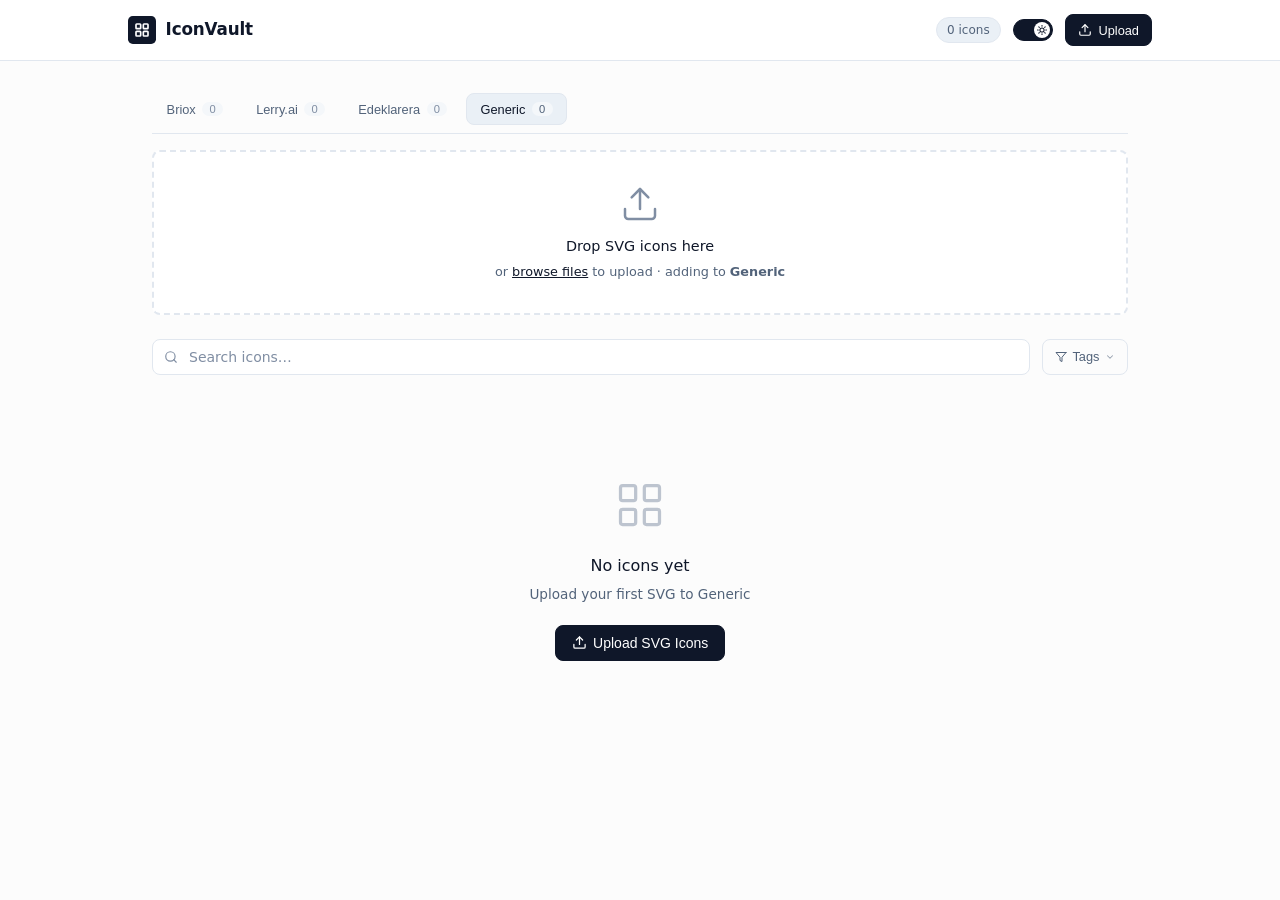
<file: icon-vault/index.html>
<!DOCTYPE html>
<html lang="en">
<head>
  <meta charset="UTF-8" />
  <meta name="viewport" content="width=device-width, initial-scale=1.0" />
  <title>IconVault</title>
  <link rel="stylesheet" href="styles.css" />
</head>
<body>
<div class="app">

  <!-- ── Header ─────────────────────────────────────────────── -->
  <header class="header">
    <div class="header-inner">
      <a class="logo" href="#">
        <div class="logo-icon">
          <svg width="16" height="16" viewBox="0 0 24 24" fill="none" stroke="currentColor" stroke-width="2.5" stroke-linecap="round" stroke-linejoin="round">
            <rect x="3" y="3" width="7" height="7" rx="1"/>
            <rect x="14" y="3" width="7" height="7" rx="1"/>
            <rect x="14" y="14" width="7" height="7" rx="1"/>
            <rect x="3" y="14" width="7" height="7" rx="1"/>
          </svg>
        </div>
        <span class="logo-text">IconVault</span>
      </a>

      <div class="header-right">
        <span class="badge" id="count-badge">0 icons</span>

        <!-- Theme toggle -->
        <label class="theme-switch" title="Toggle light / dark mode" aria-label="Toggle theme">
          <input type="checkbox" id="theme-toggle" />
          <span class="switch-track">
            <span class="switch-thumb">
              <svg class="switch-icon" id="switch-icon" viewBox="0 0 24 24" fill="none" stroke="currentColor" stroke-width="2.5" stroke-linecap="round" stroke-linejoin="round">
                <path d="M21 12.79A9 9 0 1 1 11.21 3 7 7 0 0 0 21 12.79z"/>
              </svg>
            </span>
          </span>
        </label>

        <button class="btn btn-primary btn-sm" id="header-upload-btn">
          <svg width="14" height="14" viewBox="0 0 24 24" fill="none" stroke="currentColor" stroke-width="2" stroke-linecap="round" stroke-linejoin="round">
            <path d="M21 15v4a2 2 0 0 1-2 2H5a2 2 0 0 1-2-2v-4"/>
            <polyline points="17 8 12 3 7 8"/>
            <line x1="12" y1="3" x2="12" y2="15"/>
          </svg>
          Upload
        </button>
      </div>
    </div>
  </header>

  <!-- ── Main ───────────────────────────────────────────────── -->
  <main class="main">

    <!-- Brand tabs -->
    <nav class="brand-nav" id="brand-nav">
      <button class="brand-tab" data-brand="briox">
        Briox
        <span class="brand-count" id="bc-briox">0</span>
      </button>
      <button class="brand-tab" data-brand="lerry">
        Lerry.ai
        <span class="brand-count" id="bc-lerry">0</span>
      </button>
      <button class="brand-tab" data-brand="edeklarera">
        Edeklarera
        <span class="brand-count" id="bc-edeklarera">0</span>
      </button>
      <button class="brand-tab" data-brand="generic">
        Generic
        <span class="brand-count" id="bc-generic">0</span>
      </button>
    </nav>

    <!-- Drop zone -->
    <div class="dropzone" id="dropzone">
      <div class="dz-icon">
        <svg viewBox="0 0 24 24" fill="none" stroke="currentColor" stroke-width="1.5" stroke-linecap="round" stroke-linejoin="round">
          <path d="M21 15v4a2 2 0 0 1-2 2H5a2 2 0 0 1-2-2v-4"/>
          <polyline points="17 8 12 3 7 8"/>
          <line x1="12" y1="3" x2="12" y2="15"/>
        </svg>
      </div>
      <p class="dz-title">Drop SVG icons here</p>
      <p class="dz-subtitle">or <span id="browse-link">browse files</span> to upload · adding to <strong id="dz-brand-name">Generic</strong></p>
    </div>

    <input type="file" id="file-input" accept=".svg,image/svg+xml" multiple />

    <!-- Toolbar -->
    <div class="toolbar">
      <div class="search-wrap">
        <span class="search-icon">
          <svg width="14" height="14" viewBox="0 0 24 24" fill="none" stroke="currentColor" stroke-width="2" stroke-linecap="round" stroke-linejoin="round">
            <circle cx="11" cy="11" r="8"/>
            <line x1="21" y1="21" x2="16.65" y2="16.65"/>
          </svg>
        </span>
        <input class="search-input" id="search-input" type="search" placeholder="Search icons…" autocomplete="off" />
      </div>
      <div class="tag-filter-wrap" id="tag-filter-wrap">
        <button class="btn btn-outline btn-sm tag-filter-btn" id="tag-filter-btn">
          <svg width="12" height="12" viewBox="0 0 24 24" fill="none" stroke="currentColor" stroke-width="2" stroke-linecap="round" stroke-linejoin="round">
            <polygon points="22 3 2 3 10 12.46 10 19 14 21 14 12.46 22 3"/>
          </svg>
          <span id="tag-filter-label">Tags</span>
          <svg class="tag-filter-chevron" width="10" height="10" viewBox="0 0 24 24" fill="none" stroke="currentColor" stroke-width="2.5" stroke-linecap="round" stroke-linejoin="round">
            <polyline points="6 9 12 15 18 9"/>
          </svg>
        </button>
        <div class="tag-filter-menu" id="tag-filter-menu"></div>
      </div>
    </div>

    <!-- Grid -->
    <div id="grid" class="grid"></div>

    <!-- Empty state -->
    <div id="empty-state" class="empty-state" style="display:none;">
      <svg class="empty-icon" viewBox="0 0 24 24" fill="none" stroke="currentColor" stroke-width="1.5" stroke-linecap="round" stroke-linejoin="round">
        <rect x="3" y="3" width="7" height="7" rx="1"/>
        <rect x="14" y="3" width="7" height="7" rx="1"/>
        <rect x="14" y="14" width="7" height="7" rx="1"/>
        <rect x="3" y="14" width="7" height="7" rx="1"/>
      </svg>
      <p class="empty-title" id="empty-title">No icons yet</p>
      <p class="empty-sub" id="empty-sub">Upload your first SVG to get started</p>
      <button class="btn btn-primary btn-md" id="empty-upload-btn">
        <svg width="15" height="15" viewBox="0 0 24 24" fill="none" stroke="currentColor" stroke-width="2" stroke-linecap="round" stroke-linejoin="round">
          <path d="M21 15v4a2 2 0 0 1-2 2H5a2 2 0 0 1-2-2v-4"/>
          <polyline points="17 8 12 3 7 8"/>
          <line x1="12" y1="3" x2="12" y2="15"/>
        </svg>
        Upload SVG Icons
      </button>
    </div>

  </main>
</div>

<!-- Toast container -->
<div class="toast-container" id="toast-container"></div>

<!-- ── Icon detail modal ───────────────────────────────────── -->
<div id="modal-overlay" class="modal-overlay" style="display:none;" role="dialog" aria-modal="true">
  <div class="modal">

    <div class="modal-header">
      <span class="modal-title" id="modal-title">icon.svg</span>

      <!-- ⋯ More actions dropdown -->
      <div class="modal-menu-wrap" id="modal-menu-wrap">
        <button class="btn btn-ghost modal-menu-btn" id="modal-menu-btn" aria-label="More actions">
          <svg width="16" height="16" viewBox="0 0 24 24" fill="none" stroke="currentColor" stroke-width="2" stroke-linecap="round" stroke-linejoin="round">
            <circle cx="12" cy="5" r="1" fill="currentColor"/>
            <circle cx="12" cy="12" r="1" fill="currentColor"/>
            <circle cx="12" cy="19" r="1" fill="currentColor"/>
          </svg>
        </button>
        <div class="modal-menu" id="modal-menu">

          <button class="modal-menu-item" id="modal-duplicate">
            <svg width="13" height="13" viewBox="0 0 24 24" fill="none" stroke="currentColor" stroke-width="2" stroke-linecap="round" stroke-linejoin="round">
              <rect x="9" y="9" width="13" height="13" rx="2" ry="2"/>
              <path d="M5 15H4a2 2 0 0 1-2-2V4a2 2 0 0 1 2-2h9a2 2 0 0 1 2 2v1"/>
            </svg>
            Duplicate
          </button>

          <div class="move-brand-wrap" id="move-brand-wrap">
            <button class="modal-menu-item" id="modal-move-btn">
              <svg width="13" height="13" viewBox="0 0 24 24" fill="none" stroke="currentColor" stroke-width="2" stroke-linecap="round" stroke-linejoin="round">
                <polyline points="5 9 2 12 5 15"/>
                <polyline points="9 5 12 2 15 5"/>
                <line x1="2" y1="12" x2="22" y2="12"/>
                <line x1="12" y1="2" x2="12" y2="22"/>
              </svg>
              Move to Brand
              <svg class="move-chevron" width="11" height="11" viewBox="0 0 24 24" fill="none" stroke="currentColor" stroke-width="2.5" stroke-linecap="round" stroke-linejoin="round">
                <polyline points="6 9 12 15 18 9"/>
              </svg>
            </button>
            <div class="move-brand-list" id="move-brand-list"></div>
          </div>

          <hr class="modal-menu-sep" />

          <button class="modal-menu-item modal-menu-item--danger" id="modal-delete">
            <svg width="13" height="13" viewBox="0 0 24 24" fill="none" stroke="currentColor" stroke-width="2" stroke-linecap="round" stroke-linejoin="round">
              <polyline points="3 6 5 6 21 6"/>
              <path d="M19 6l-1 14a2 2 0 0 1-2 2H8a2 2 0 0 1-2-2L5 6"/>
              <path d="M10 11v6"/><path d="M14 11v6"/>
              <path d="M9 6V4a1 1 0 0 1 1-1h4a1 1 0 0 1 1 1v2"/>
            </svg>
            Delete
          </button>

        </div>
      </div>

      <button class="btn btn-ghost modal-close-btn" id="modal-close" aria-label="Close">
        <svg width="16" height="16" viewBox="0 0 24 24" fill="none" stroke="currentColor" stroke-width="2.5" stroke-linecap="round" stroke-linejoin="round">
          <line x1="18" y1="6" x2="6" y2="18"/><line x1="6" y1="6" x2="18" y2="18"/>
        </svg>
      </button>
    </div>

    <div class="modal-body">

      <!-- Preview -->
      <div class="modal-preview" id="modal-preview"></div>

      <!-- Controls -->
      <div class="modal-controls">

        <!-- 1. Filename -->
        <div class="control-group">
          <span class="control-label">Filename</span>
          <div class="rename-row">
            <input type="text" class="rename-input" id="modal-rename" spellcheck="false" />
            <button class="btn btn-outline btn-sm" id="rename-save">Save</button>
          </div>
        </div>

        <!-- 2. Tags -->
        <div class="control-group">
          <span class="control-label">Tags</span>
          <div class="tags-input-wrap" id="tags-input-wrap">
            <input type="text" class="tags-input" id="tags-input" placeholder="Add tag…" autocomplete="off" spellcheck="false" />
          </div>
        </div>

        <!-- 3. Per-color overrides (populated by JS) -->
        <div class="control-group">
          <span class="control-label">Colors</span>
          <div class="color-overrides-list" id="color-overrides-list"></div>
        </div>

        <!-- 3. Format -->
        <div class="control-group">
          <span class="control-label">Format</span>
          <div class="format-tabs">
            <button class="format-tab active" data-format="svg">SVG</button>
            <button class="format-tab" data-format="png">PNG</button>
          </div>
        </div>

        <!-- 4. PNG size (visible only when PNG selected) -->
        <div class="control-group" id="png-size-group" style="display:none;">
          <span class="control-label">Export size</span>
          <select class="modal-select" id="png-size">
            <option value="64">64 × 64 px</option>
            <option value="128">128 × 128 px</option>
            <option value="256">256 × 256 px</option>
            <option value="512" selected>512 × 512 px</option>
            <option value="1024">1024 × 1024 px</option>
          </select>
        </div>

        <!-- 5. Actions -->
        <div class="modal-actions">
          <button class="btn btn-primary btn-md" id="modal-download">
            <svg width="14" height="14" viewBox="0 0 24 24" fill="none" stroke="currentColor" stroke-width="2" stroke-linecap="round" stroke-linejoin="round">
              <path d="M21 15v4a2 2 0 0 1-2 2H5a2 2 0 0 1-2-2v-4"/>
              <polyline points="7 10 12 15 17 10"/>
              <line x1="12" y1="15" x2="12" y2="3"/>
            </svg>
            Download
          </button>
          <button class="btn btn-outline btn-md" id="modal-copy">
            <svg width="14" height="14" viewBox="0 0 24 24" fill="none" stroke="currentColor" stroke-width="2" stroke-linecap="round" stroke-linejoin="round">
              <rect x="9" y="9" width="13" height="13" rx="2" ry="2"/>
              <path d="M5 15H4a2 2 0 0 1-2-2V4a2 2 0 0 1 2-2h9a2 2 0 0 1 2 2v1"/>
            </svg>
            Copy to Clipboard
          </button>
        </div>

        <!-- 6. File info -->
        <div class="modal-file-info">
          <span id="modal-file-size"></span>
          <span>·</span>
          <span id="modal-file-date"></span>
        </div>

      </div><!-- /.modal-controls -->
    </div><!-- /.modal-body -->
  </div><!-- /.modal -->
</div><!-- /#modal-overlay -->

<script src="app.js"></script>
</body>
</html>
</file>
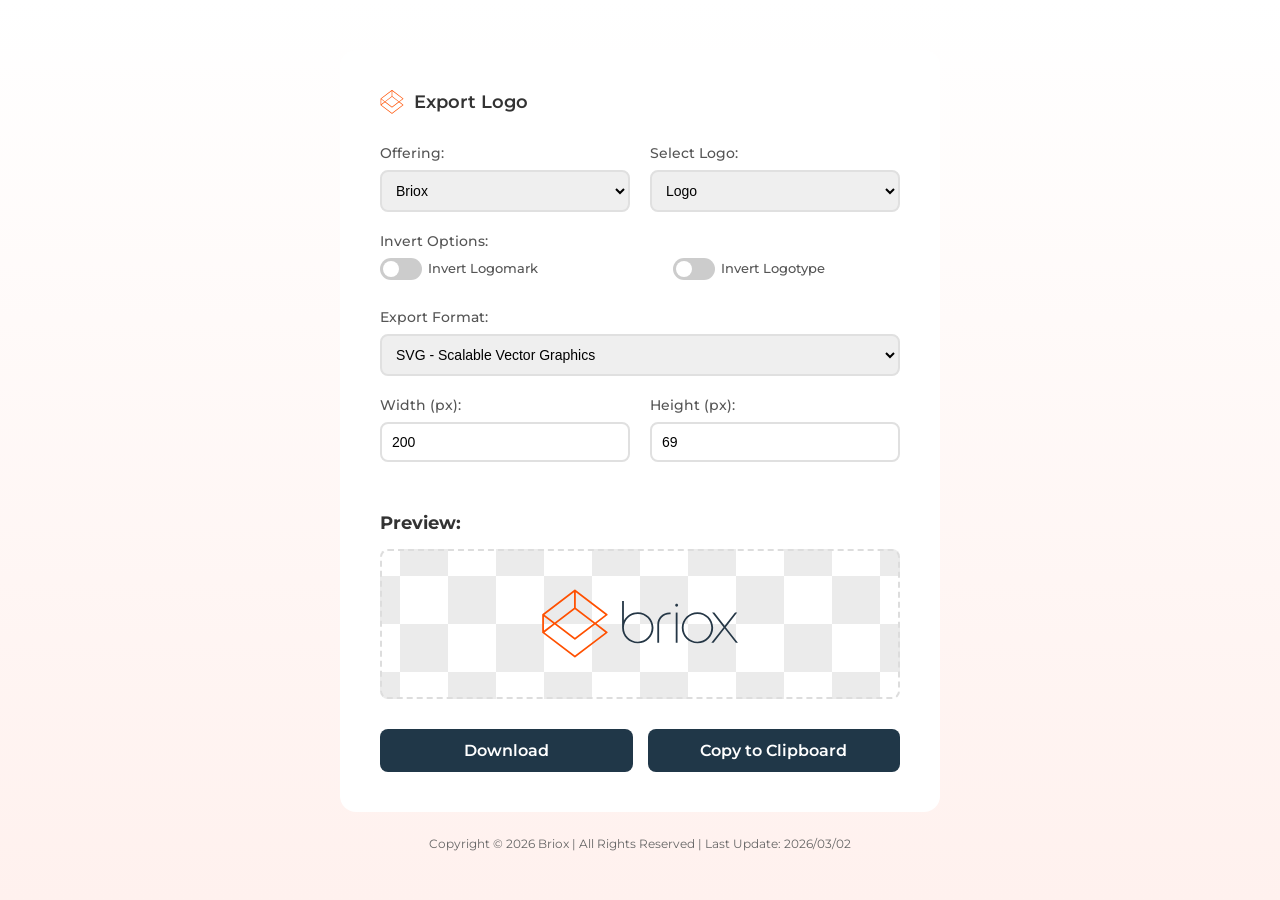
<file: logo/index.html>
<!DOCTYPE html>
<html lang="en">
<head>
    <meta charset="UTF-8">
    <meta name="viewport" content="width=device-width, initial-scale=1.0">
    <meta name="description" content="Export Briox logos in SVG or PNG with custom sizes, inversion options, and quick copy/download.">
    <title>Export Logo</title>
    <link href="https://fonts.googleapis.com/css2?family=Montserrat:wght@400;500;600;700&display=swap" rel="stylesheet">
    <link rel="icon" href="logomark.svg" type="image/svg+xml">
    <meta property="og:image" content="logomark.svg">
    <meta name="twitter:image" content="logomark.svg">
    <link rel="stylesheet" href="style.css">
    <meta property="og:image" content="meta-image.png" />
    <meta property="og:title" content="Export Logo" />
    <meta property="og:description" content="Export Briox logos in SVG or PNG with custom sizes, inversion options, and quick copy/download." />
</head>
<body>
    <div class="container">
        <div class="header">
            <img src="logomark.svg" alt="Logomark" class="header-logo">
            <h1>Export Logo</h1>
        </div>
        
        <div class="form-row">
            <div class="form-group">
                <label for="offeringSelect">Offering:</label>
                <select id="offeringSelect">
                    <option value="briox">Briox</option>
                    <option value="lerry">Lerry.ai</option>
                    <option value="edeklarera">Edeklarera</option>
                </select>
            </div>
            <div class="form-group">
                <label for="logoSelect">Select Logo:</label>
                <select id="logoSelect"></select>
            </div>
        </div>

        <div class="form-group">
            <label class="switch-label">Invert Options:</label>
            <div class="switch-row">
                <label class="switch-container">
                    <input type="checkbox" id="invertLogomark">
                    <span class="switch-slider"></span>
                    <span class="switch-text">Invert Logomark</span>
                </label>
                <label class="switch-container">
                    <input type="checkbox" id="invertLogotype">
                    <span class="switch-slider"></span>
                    <span class="switch-text">Invert Logotype</span>
                </label>
            </div>
        </div>

        <div class="form-group">
            <label for="format">Export Format:</label>
            <select id="format">
                <option value="svg">SVG - Scalable Vector Graphics </option>
                <option value="png">PNG - Portable Network Graphic</option>
            </select>
        </div>

        <div class="form-row">
            <div class="form-group">
                <label for="width">Width (px):</label>
                <input type="number" id="width" value="200" min="1">
            </div>
            <div class="form-group">
                <label for="height">Height (px):</label>
                <input type="number" id="height" value="69" min="1">
            </div>
        </div>


        <div class="preview-section">
            <h3>Preview:</h3>
            <div id="preview"></div>
        </div>

        <div class="button-group">
            <button id="downloadBtn" class="export-btn">Download</button>
            <button id="copyBtn" class="copy-btn">Copy to Clipboard</button>
        </div>

        
    </div>
<div class="footer">
            Copyright © 2026 Briox | All Rights Reserved | Last Update: 2026/03/02
        </div>
    <script src="script.js"></script>
</body>
</html>
</file>
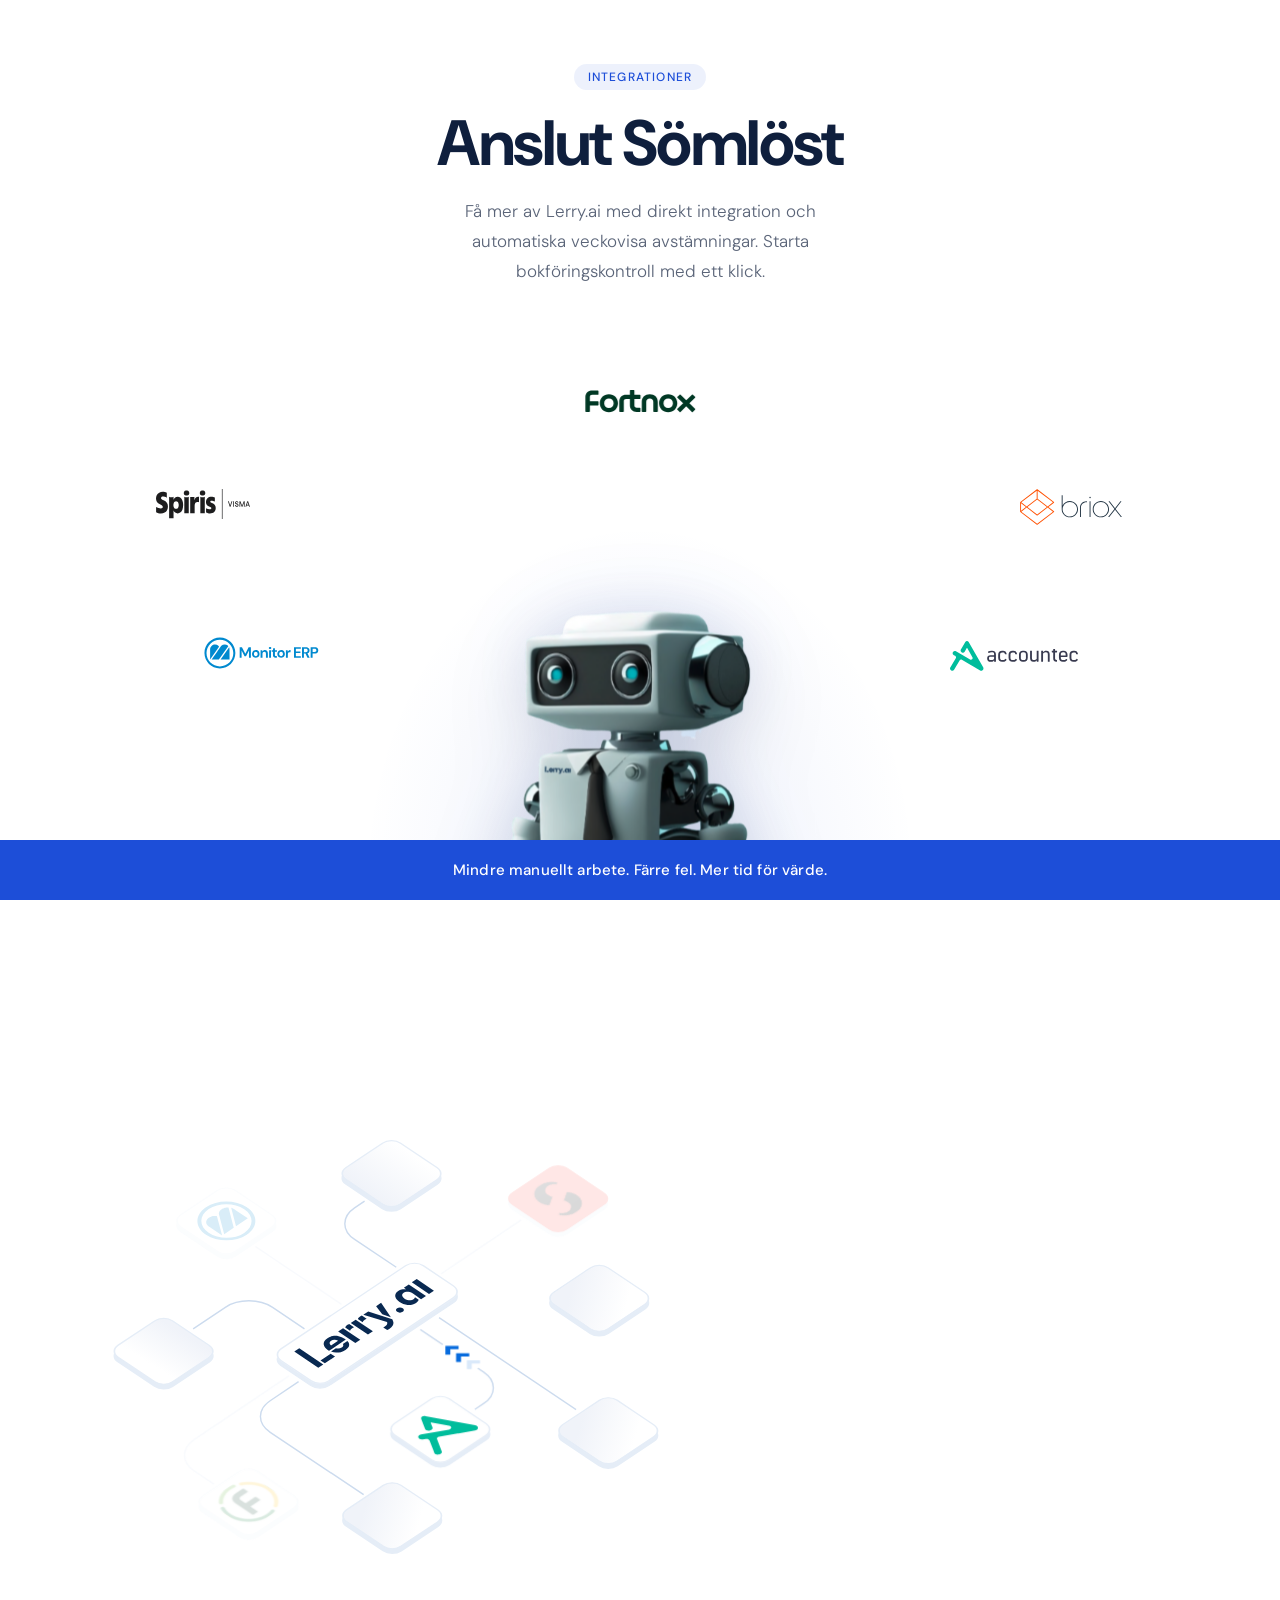
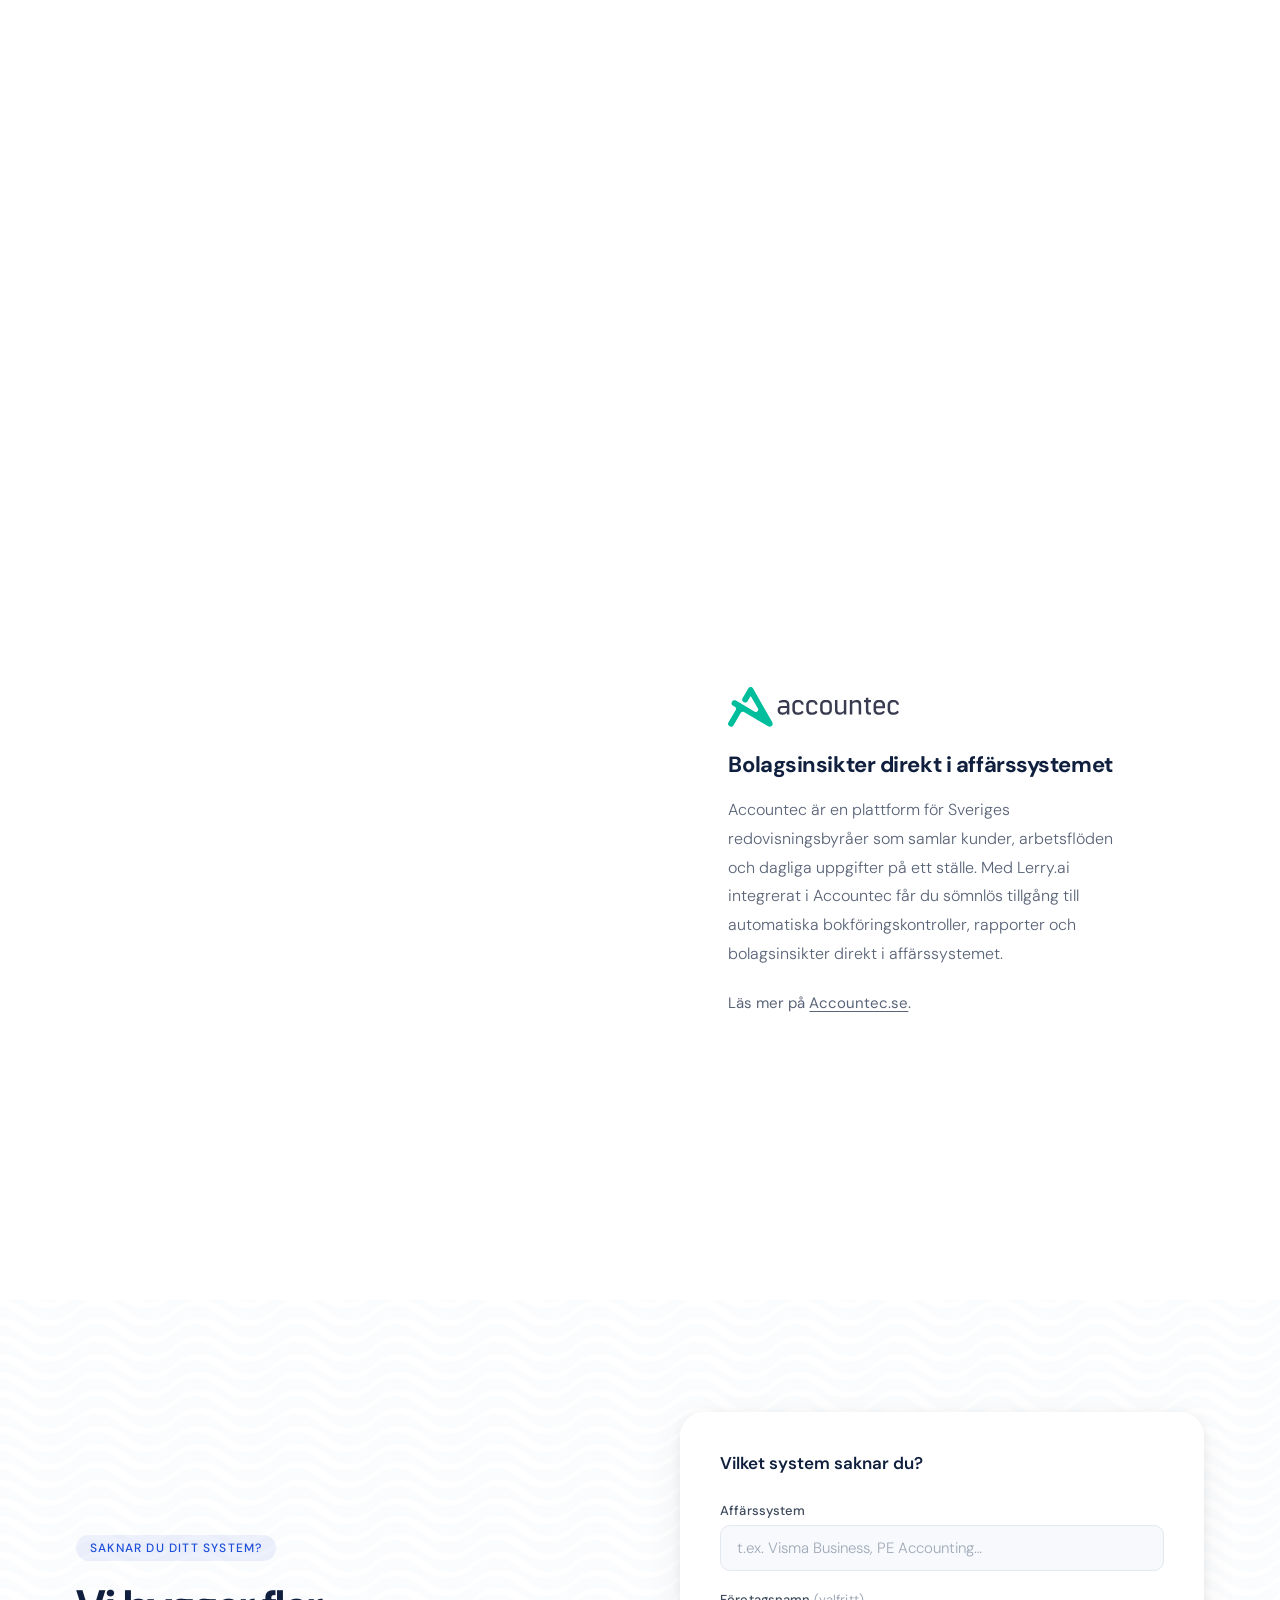
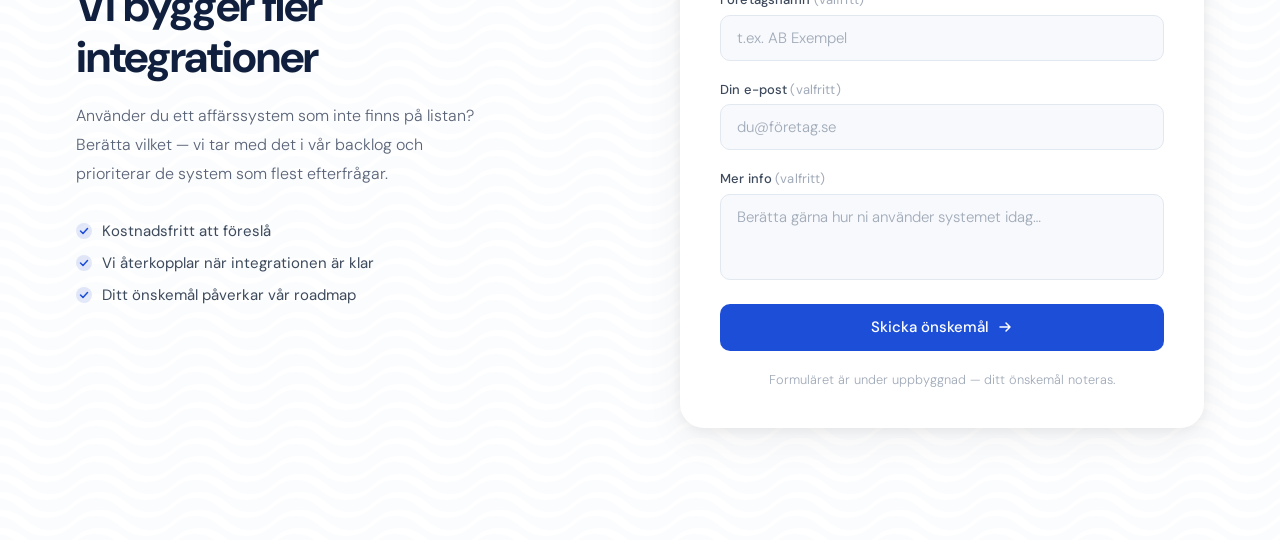
<file: lerry/lerry-integrations/index.html>
<!DOCTYPE html>
<html lang="sv">
<head>
  <meta charset="UTF-8" />
  <meta name="viewport" content="width=device-width, initial-scale=1.0" />
  <title>Lerry Integrations</title>
  <link rel="stylesheet" href="styles.css" />
</head>
<body>

  <!-- ── Hero ── -->
  <section class="hero-section" id="hero">

    <div class="container hero-inner">

      <div class="hero-text">
        <span class="hero-label">Integrationer</span>
        <h1 class="hero-heading">Anslut Sömlöst</h1>
        <p class="hero-desc">Få mer av Lerry.ai med direkt integration och automatiska veckovisa avstämningar. Starta bokföringskontroll med ett klick.</p>
      </div>

      <div class="hero-constellation" id="constellation">

        <div class="chip-strip">
          <div class="chip-anchor chip-fortnox" data-depth="1.4">
            <div class="logo-chip">
              <img src="logos/fortnox-logo.svg" alt="Fortnox" />
            </div>
          </div>

          <div class="chip-anchor chip-visma" data-depth="0.9">
            <div class="logo-chip">
              <img src="logos/visma-logo.svg" alt="Spiris by Visma" />
            </div>
          </div>

          <div class="chip-anchor chip-briox" data-depth="1.1">
            <div class="logo-chip">
              <img src="logos/briox-logo.svg" alt="briox" />
            </div>
          </div>

          <div class="chip-anchor chip-monitor" data-depth="0.7">
            <div class="logo-chip">
              <img src="logos/monitorerp-logo.svg" alt="Monitor ERP" />
            </div>
          </div>

          <div class="chip-anchor chip-accountec" data-depth="1.2">
            <div class="logo-chip">
              <img src="logos/accountec-logo.svg" alt="Accountec" />
            </div>
          </div>
        </div>

        <div class="hero-robot" id="hero-robot">
          <img src="robot_0.png" alt="Lerry AI robot" />
        </div>

      </div>

    </div><!-- /.container.hero-inner -->

    <div class="hero-banner">
      <p>Mindre manuellt arbete. Färre fel. Mer tid för värde.</p>
    </div>

  </section>

  <!-- ── Integrations ── -->
  <div class="container">
  <div class="integrations-wrapper">

    <div class="sticky-left">
      <object
        id="lerry-svg"
        type="image/svg+xml"
        data="lerry-integrations.svg"
        aria-label="Lerry Integrations diagram"
      ></object>
    </div>

    <div>
      <section class="integration-section" data-integration="1">
        <img class="integration-logo" src="logos/monitorerp-logo.svg" alt="Monitor ERP" />
        <h3 class="integration-title">Automatiserad bokföringskontroll i realtid</h3>
        <p class="description">
          Med Lerry.ai integrerat i Monitor sker bokföringskontroller automatiskt och löpande direkt i affärssystemet. Fel upptäcks snabbare, samtidigt som du får realtidsinsikter, tydliga nyckeltal och skräddarsydda rapporter helt baserat på din Monitor-data.
        </p>
        <p class="read-more">
          Läs mer på <a href="https://monitorerp.com" target="_blank" rel="noopener">monitorerp.com</a>.
        </p>
      </section>

      <section class="integration-section" data-integration="2">
        <img class="integration-logo" src="logos/visma-logo.svg" alt="Visma Spiris" />
        <h3 class="integration-title">Löpande analys av din bokföringsdata</h3>
        <p class="description">
          Att driva företag med Spiris (tidigare Visma Spcs) är enkelt. Spiris är den flexibla ekonomiplattformen. Allt finns samlat och automatiserat med smarta funktioner – från bokföring till fakturering och lön. Via integrationen med Spiris får Lerry.ai tillgång till din bokföringsdata och kan analysera den löpande.
        </p>
        <p class="read-more">
          Läs mer på <a href="https://spiris.se" target="_blank" rel="noopener">spiris.se</a>.
        </p>
      </section>

      <section class="integration-section" data-integration="3">
        <img class="integration-logo" src="logos/fortnox-logo.svg" alt="Fortnox" />
        <h3 class="integration-title">Smarta avvikelseanalyser och insikter</h3>
        <p class="description">
          Lerry.ai integreras med Fortnox, ett molnbaserat affärssystem för bokföring, fakturering och lön. Där får du med hjälp av Lerry.ai automatiska bokföringskontroller, tydliga avvikelseanalyser och möjligheten att ta fram rapporter och realtidsinsikter baserat på företagets bokföringsdata.
        </p>
        <p class="read-more">
          Läs mer på <a href="https://fortnox.se" target="_blank" rel="noopener">fortnox.se</a>.
        </p>
      </section>

      <section class="integration-section" data-integration="4">
        <img class="integration-logo" src="logos/accountec-logo.svg" alt="Accountec" />
        <h3 class="integration-title">Bolagsinsikter direkt i affärssystemet</h3>
        <p class="description">
          Accountec är en plattform för Sveriges redovisningsbyråer som samlar kunder, arbetsflöden och dagliga uppgifter på ett ställe. Med Lerry.ai integrerat i Accountec får du sömnlös tillgång till automatiska bokföringskontroller, rapporter och bolagsinsikter direkt i affärssystemet.
        </p>
        <p class="read-more">
          Läs mer på <a href="https://accountec.se" target="_blank" rel="noopener">Accountec.se</a>.
        </p>
      </section>
    </div>

  </div>
  </div><!-- /.container -->

  <!-- ── Request section ── -->
  <section class="request-section">
    <div class="container">
      <div class="request-inner">

        <div class="request-text">
          <span class="request-label">Saknar du ditt system?</span>
          <h2 class="request-heading">Vi bygger fler<br>integrationer</h2>
          <p class="request-desc">
            Använder du ett affärssystem som inte finns på listan? Berätta vilket — vi tar med det i vår backlog och prioriterar de system som flest efterfrågar.
          </p>
          <ul class="request-features">
            <li>
              <svg width="16" height="16" viewBox="0 0 16 16" fill="none"><circle cx="8" cy="8" r="8" fill="rgba(29,78,216,0.12)"/><path d="M4.5 8l2.5 2.5 4.5-5" stroke="#1d4ed8" stroke-width="1.5" stroke-linecap="round" stroke-linejoin="round"/></svg>
              Kostnadsfritt att föreslå
            </li>
            <li>
              <svg width="16" height="16" viewBox="0 0 16 16" fill="none"><circle cx="8" cy="8" r="8" fill="rgba(29,78,216,0.12)"/><path d="M4.5 8l2.5 2.5 4.5-5" stroke="#1d4ed8" stroke-width="1.5" stroke-linecap="round" stroke-linejoin="round"/></svg>
              Vi återkopplar när integrationen är klar
            </li>
            <li>
              <svg width="16" height="16" viewBox="0 0 16 16" fill="none"><circle cx="8" cy="8" r="8" fill="rgba(29,78,216,0.12)"/><path d="M4.5 8l2.5 2.5 4.5-5" stroke="#1d4ed8" stroke-width="1.5" stroke-linecap="round" stroke-linejoin="round"/></svg>
              Ditt önskemål påverkar vår roadmap
            </li>
          </ul>
        </div>

        <div class="request-card">
          <p class="request-card-title">Vilket system saknar du?</p>
          <form class="request-form" onsubmit="return false;">
            <div class="form-group">
              <label for="req-system">Affärssystem</label>
              <input id="req-system" type="text" placeholder="t.ex. Visma Business, PE Accounting…" autocomplete="off" />
            </div>
            <div class="form-group">
              <label for="req-company">Företagsnamn <span class="form-optional">(valfritt)</span></label>
              <input id="req-company" type="text" placeholder="t.ex. AB Exempel" autocomplete="organization" />
            </div>
            <div class="form-group">
              <label for="req-email">Din e-post <span class="form-optional">(valfritt)</span></label>
              <input id="req-email" type="email" placeholder="du@företag.se" autocomplete="email" />
            </div>
            <div class="form-group">
              <label for="req-note">Mer info <span class="form-optional">(valfritt)</span></label>
              <textarea id="req-note" rows="3" placeholder="Berätta gärna hur ni använder systemet idag…"></textarea>
            </div>
            <button type="submit" class="request-btn">
              Skicka önskemål
              <svg width="16" height="16" viewBox="0 0 16 16" fill="none"><path d="M3 8h10M9 4l4 4-4 4" stroke="currentColor" stroke-width="1.5" stroke-linecap="round" stroke-linejoin="round"/></svg>
            </button>
            <p class="form-disclaimer">Formuläret är under uppbyggnad — ditt önskemål noteras.</p>
          </form>
        </div>

      </div>
    </div>
  </section>

  <script src="main.js"></script>
</body>
</html>
</file>
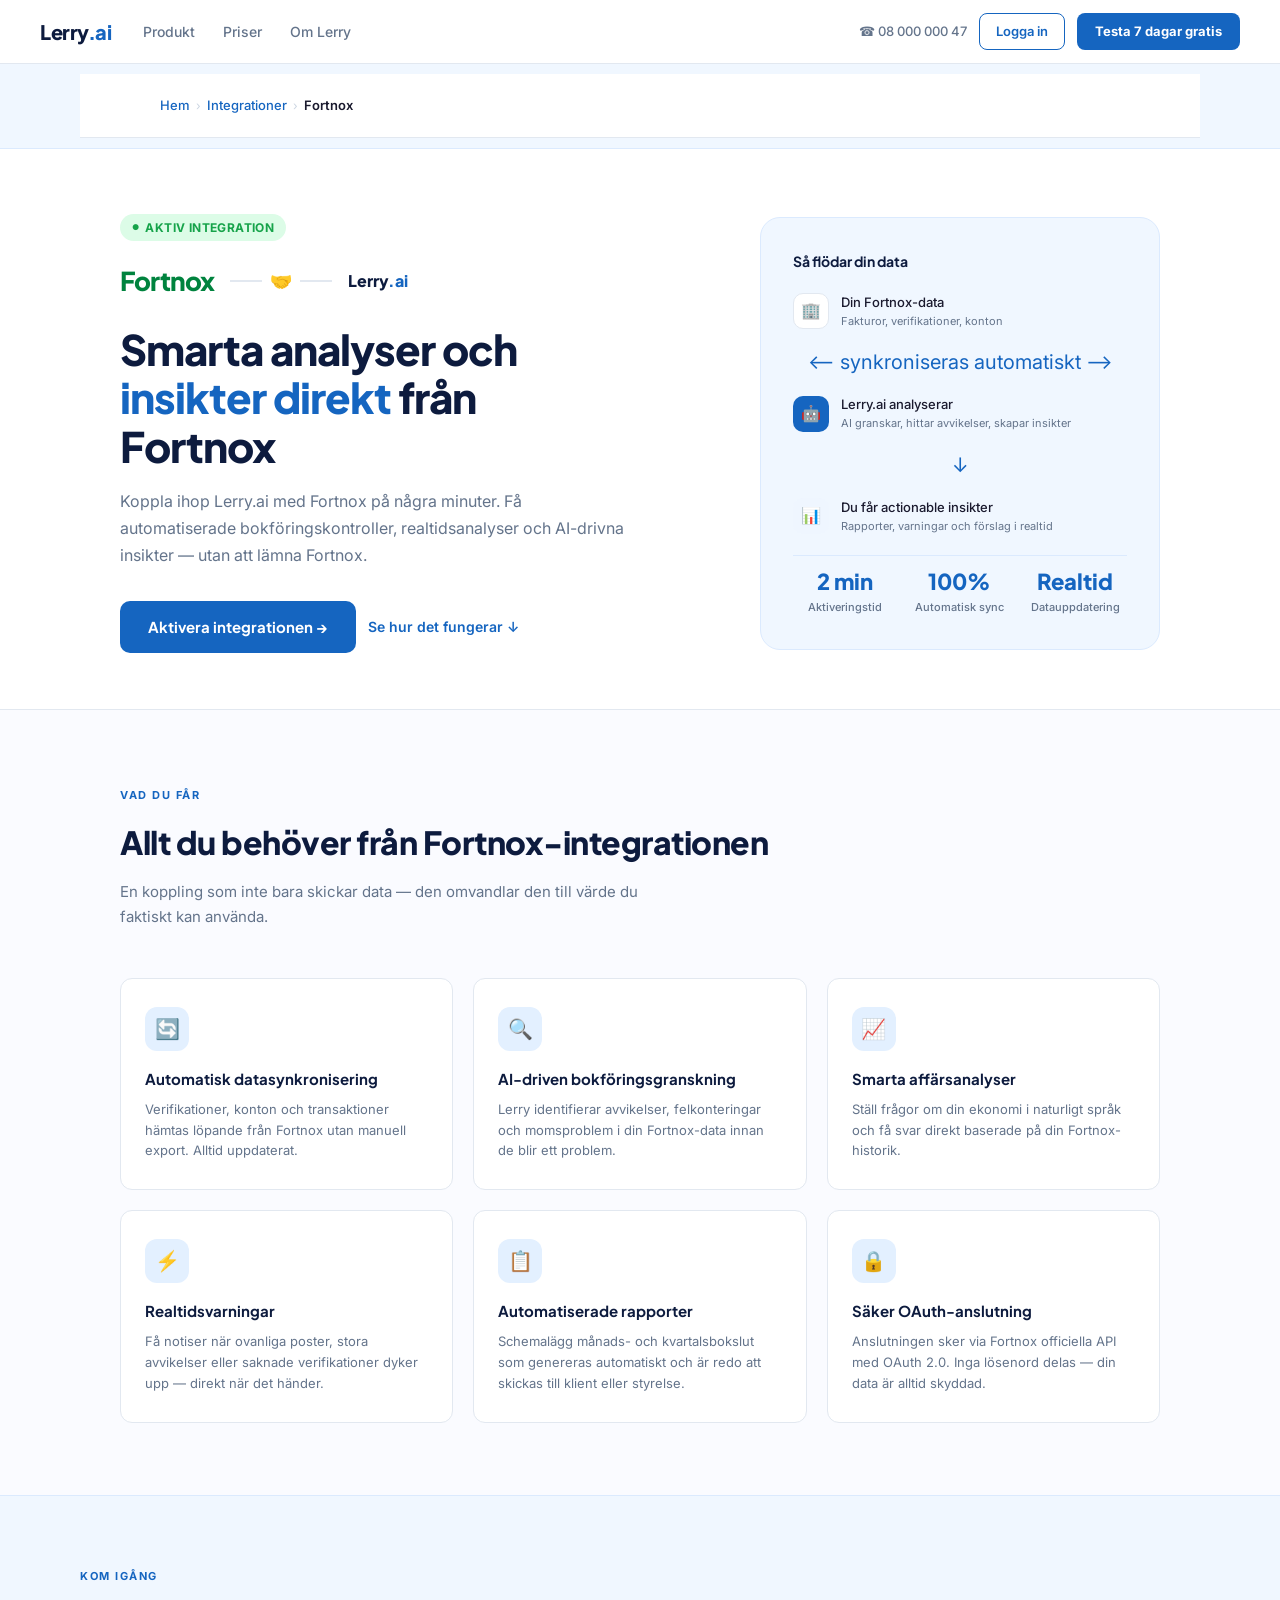
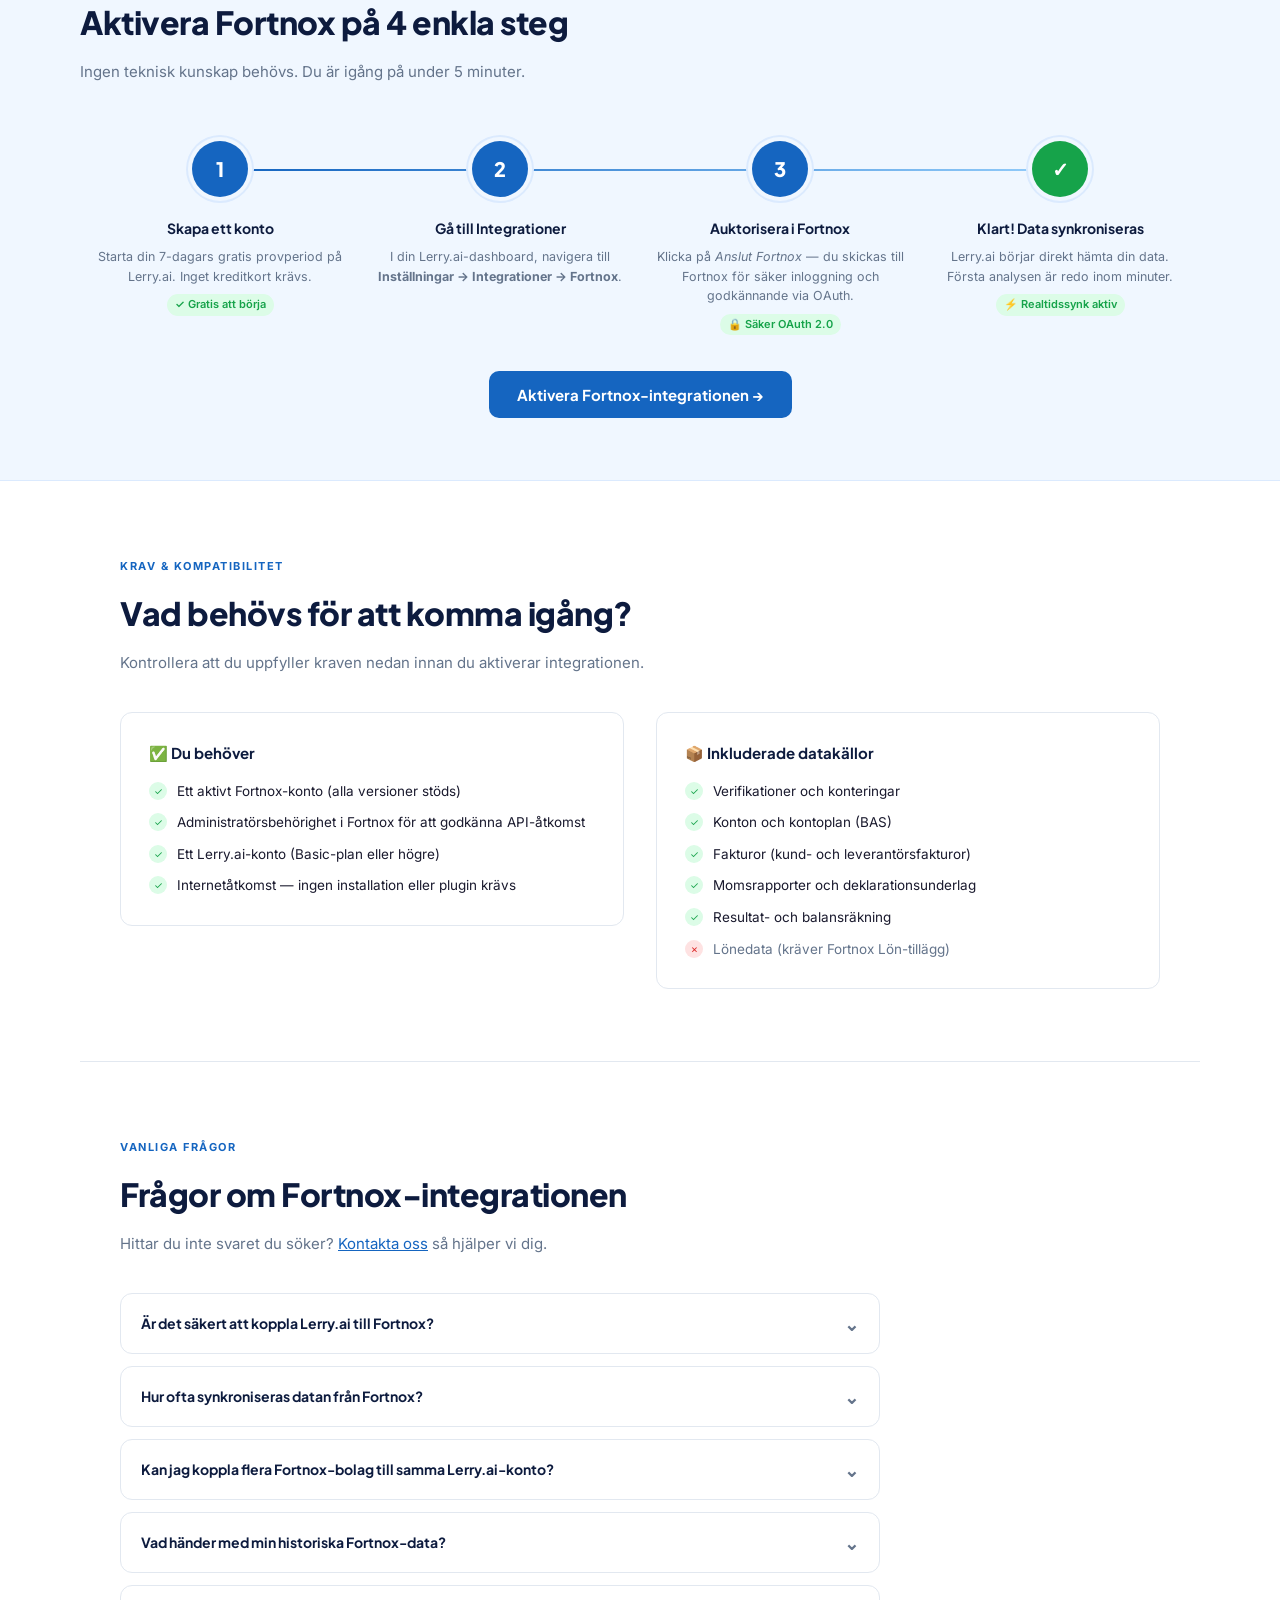
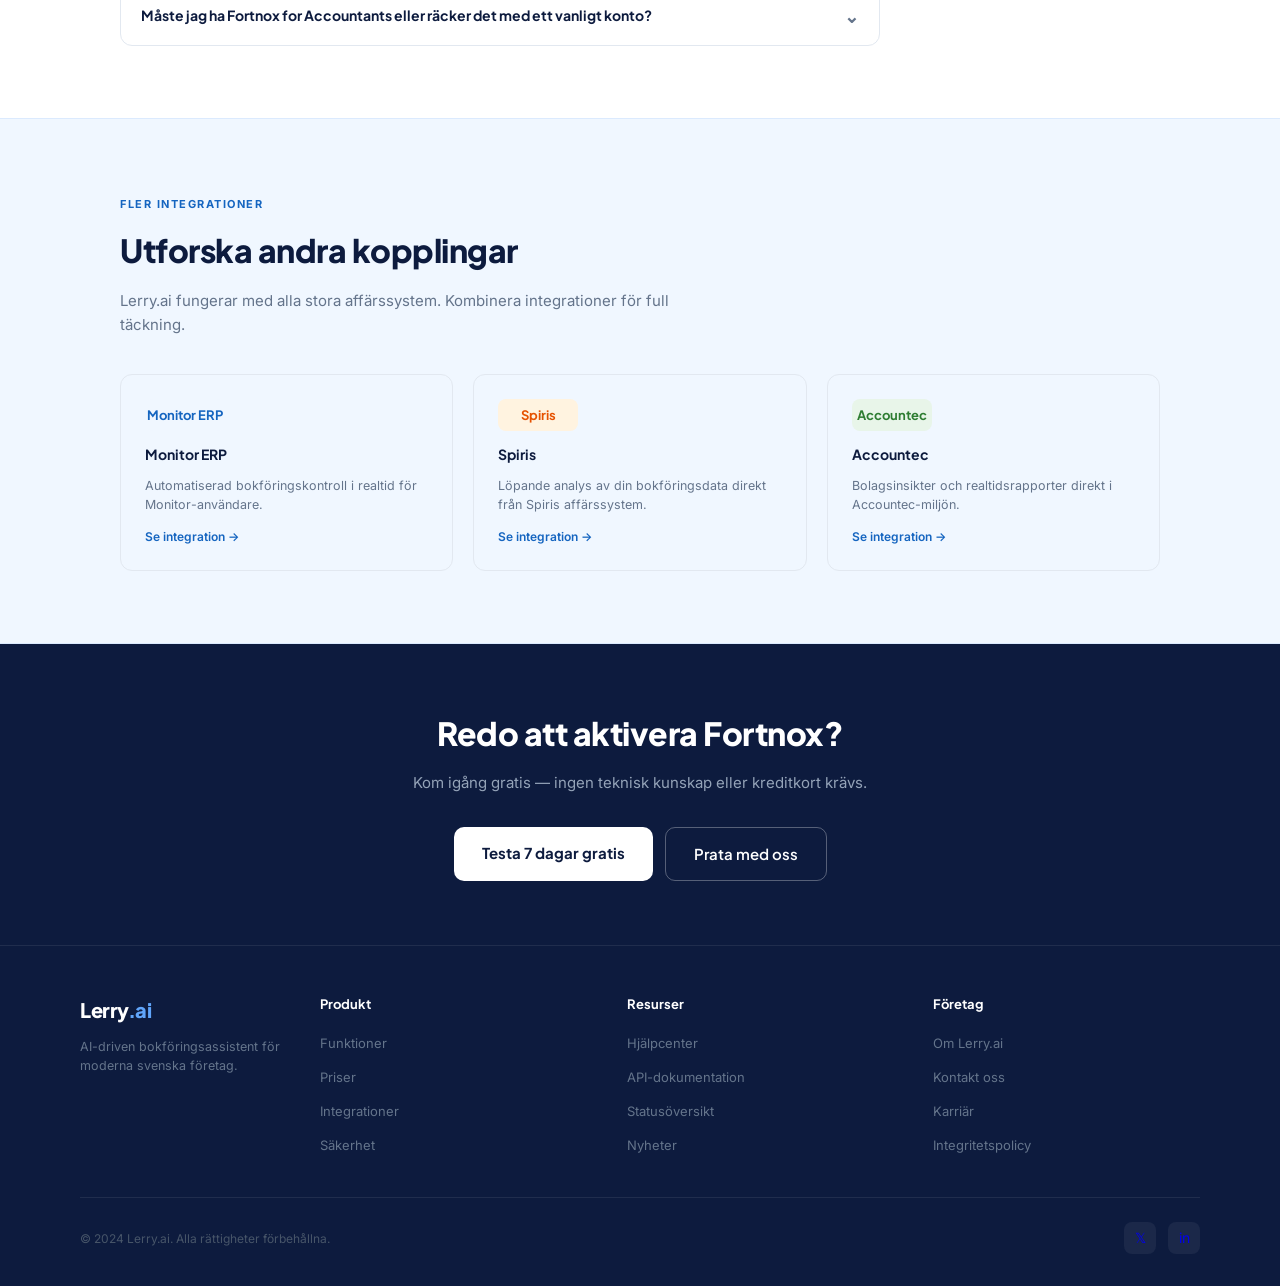
<file: lerry/x/index.html>
<!DOCTYPE html>
<html lang="sv">
<head>
  <meta charset="UTF-8" />
  <meta name="viewport" content="width=device-width, initial-scale=1.0" />
  <title>Fortnox Integration – Lerry.ai</title>
  <link rel="preconnect" href="https://fonts.googleapis.com" />
  <link href="https://fonts.googleapis.com/css2?family=Plus+Jakarta+Sans:wght@400;500;600;700;800&family=Inter:wght@400;500;600&display=swap" rel="stylesheet" />
  <style>
    *, *::before, *::after { box-sizing: border-box; margin: 0; padding: 0; }

    :root {
      --blue:        #1565C0;
      --blue-mid:    #1976D2;
      --blue-light:  #E3F0FF;
      --blue-xlight: #F0F7FF;
      --navy:        #0D1B3E;
      --text:        #1A1A2E;
      --muted:       #64748B;
      --border:      #E2E8F0;
      --white:       #FFFFFF;
      --green:       #16A34A;
      --green-light: #DCFCE7;
      --radius:      12px;
      --radius-lg:   20px;
    }

    body {
      font-family: 'Inter', sans-serif;
      color: var(--text);
      background: var(--white);
      line-height: 1.6;
      font-size: 15px;
    }

    /* ─── NAV ─── */
    nav {
      position: sticky;
      top: 0;
      z-index: 100;
      background: var(--white);
      border-bottom: 1px solid var(--border);
      padding: 0 40px;
      display: flex;
      align-items: center;
      height: 64px;
      gap: 32px;
    }
    .nav-logo {
      font-family: 'Plus Jakarta Sans', sans-serif;
      font-weight: 800;
      font-size: 20px;
      color: var(--navy);
      text-decoration: none;
      letter-spacing: -0.5px;
    }
    .nav-logo span { color: var(--blue); }
    .nav-links {
      display: flex;
      gap: 28px;
      list-style: none;
      flex: 1;
    }
    .nav-links a {
      text-decoration: none;
      color: var(--muted);
      font-size: 14px;
      font-weight: 500;
      transition: color .2s;
    }
    .nav-links a:hover { color: var(--text); }
    .nav-actions {
      display: flex;
      align-items: center;
      gap: 12px;
      margin-left: auto;
    }
    .nav-phone { font-size: 13px; color: var(--muted); font-weight: 500; }
    .btn-ghost {
      font-size: 13px;
      font-weight: 600;
      color: var(--blue);
      background: none;
      border: 1.5px solid var(--blue);
      border-radius: 8px;
      padding: 7px 16px;
      cursor: pointer;
      text-decoration: none;
      transition: all .2s;
    }
    .btn-ghost:hover { background: var(--blue-light); }
    .btn-primary {
      font-size: 13px;
      font-weight: 700;
      color: var(--white);
      background: var(--blue);
      border: none;
      border-radius: 8px;
      padding: 8px 18px;
      cursor: pointer;
      text-decoration: none;
      transition: background .2s;
    }
    .btn-primary:hover { background: #1255a8; }

    /* ─── BREADCRUMB ─── */
    .breadcrumb-bar {
      background: var(--blue-xlight);
      border-bottom: 1px solid #DBEAFE;
      padding: 10px 80px;
    }
    .breadcrumb {
      display: flex;
      align-items: center;
      gap: 6px;
      font-size: 13px;
      color: var(--muted);
    }
    .breadcrumb a { color: var(--blue); text-decoration: none; font-weight: 500; }
    .breadcrumb a:hover { text-decoration: underline; }
    .breadcrumb-sep { color: #CBD5E1; font-size: 12px; }
    .breadcrumb-current { color: var(--text); font-weight: 600; }

    /* ─── HERO ─── */
    .hero {
      padding: 64px 80px 56px;
      display: grid;
      grid-template-columns: 1fr 400px;
      gap: 64px;
      align-items: center;
      max-width: 1200px;
      margin: 0 auto;
    }
    .hero-badge {
      display: inline-flex;
      align-items: center;
      gap: 6px;
      background: var(--green-light);
      color: var(--green);
      font-size: 12px;
      font-weight: 700;
      padding: 4px 12px;
      border-radius: 100px;
      letter-spacing: .4px;
      text-transform: uppercase;
      margin-bottom: 20px;
    }
    .hero-badge::before { content: '●'; font-size: 8px; }
    .integration-logo-wrapper {
      display: flex;
      align-items: center;
      gap: 16px;
      margin-bottom: 24px;
    }
    .integration-logo {
      height: 40px;
      display: flex;
      align-items: center;
    }
    .integration-logo svg, .integration-logo img { height: 40px; }
    .logo-connector {
      display: flex;
      align-items: center;
      gap: 8px;
      color: #94A3B8;
      font-size: 13px;
    }
    .logo-connector-line { width: 32px; height: 1.5px; background: var(--border); }
    .lerry-logo-sm {
      font-family: 'Plus Jakarta Sans', sans-serif;
      font-weight: 800;
      font-size: 16px;
      color: var(--navy);
    }
    .lerry-logo-sm span { color: var(--blue); }

    .hero h1 {
      font-family: 'Plus Jakarta Sans', sans-serif;
      font-size: 42px;
      font-weight: 800;
      line-height: 1.15;
      letter-spacing: -1px;
      color: var(--navy);
      margin-bottom: 18px;
    }
    .hero h1 em {
      font-style: normal;
      color: var(--blue);
    }
    .hero-desc {
      font-size: 16px;
      color: var(--muted);
      line-height: 1.7;
      margin-bottom: 32px;
      max-width: 520px;
    }
    .hero-ctas {
      display: flex;
      gap: 12px;
      align-items: center;
    }
    .btn-hero-primary {
      background: var(--blue);
      color: white;
      font-family: 'Plus Jakarta Sans', sans-serif;
      font-weight: 700;
      font-size: 15px;
      border: none;
      border-radius: 10px;
      padding: 14px 28px;
      cursor: pointer;
      text-decoration: none;
      transition: background .2s, transform .15s;
    }
    .btn-hero-primary:hover { background: #1255a8; transform: translateY(-1px); }
    .btn-hero-secondary {
      color: var(--blue);
      font-weight: 600;
      font-size: 14px;
      text-decoration: none;
      display: flex;
      align-items: center;
      gap: 6px;
      transition: gap .2s;
    }
    .btn-hero-secondary:hover { gap: 10px; }

    /* Hero visual card */
    .hero-visual {
      background: var(--blue-xlight);
      border: 1px solid #DBEAFE;
      border-radius: var(--radius-lg);
      padding: 32px;
      display: flex;
      flex-direction: column;
      gap: 16px;
    }
    .hero-visual-title {
      font-family: 'Plus Jakarta Sans', sans-serif;
      font-weight: 700;
      font-size: 14px;
      color: var(--navy);
      margin-bottom: 4px;
    }
    .flow-step {
      display: flex;
      align-items: center;
      gap: 12px;
    }
    .flow-icon {
      width: 36px;
      height: 36px;
      border-radius: 10px;
      display: flex;
      align-items: center;
      justify-content: center;
      font-size: 16px;
      flex-shrink: 0;
    }
    .flow-icon.blue { background: var(--blue); color: white; }
    .flow-icon.light { background: white; border: 1px solid var(--border); }
    .flow-text { font-size: 13px; color: var(--text); font-weight: 500; }
    .flow-text small { display: block; color: var(--muted); font-size: 11px; font-weight: 400; }
    .flow-arrow { color: var(--blue); font-size: 14px; margin: 0 auto; }
    .stat-row {
      display: flex;
      gap: 12px;
      padding-top: 8px;
      border-top: 1px solid #DBEAFE;
      margin-top: 4px;
    }
    .stat-item { flex: 1; text-align: center; }
    .stat-num {
      font-family: 'Plus Jakarta Sans', sans-serif;
      font-weight: 800;
      font-size: 22px;
      color: var(--blue);
    }
    .stat-label { font-size: 11px; color: var(--muted); font-weight: 500; }

    /* ─── WHAT YOU GET ─── */
    .section { padding: 72px 80px; max-width: 1200px; margin: 0 auto; }
    .section-label {
      display: inline-block;
      font-size: 11px;
      font-weight: 700;
      letter-spacing: 1.5px;
      text-transform: uppercase;
      color: var(--blue);
      margin-bottom: 12px;
    }
    .section-title {
      font-family: 'Plus Jakarta Sans', sans-serif;
      font-weight: 800;
      font-size: 32px;
      letter-spacing: -.5px;
      color: var(--navy);
      margin-bottom: 12px;
    }
    .section-sub {
      font-size: 15px;
      color: var(--muted);
      max-width: 560px;
      line-height: 1.65;
      margin-bottom: 48px;
    }

    .features-grid {
      display: grid;
      grid-template-columns: repeat(3, 1fr);
      gap: 20px;
    }
    .feature-card {
      background: var(--white);
      border: 1px solid var(--border);
      border-radius: var(--radius);
      padding: 28px 24px;
      transition: box-shadow .2s, transform .2s;
    }
    .feature-card:hover { box-shadow: 0 8px 32px rgba(21,101,192,.08); transform: translateY(-2px); }
    .feature-icon {
      width: 44px;
      height: 44px;
      border-radius: 12px;
      background: var(--blue-light);
      display: flex;
      align-items: center;
      justify-content: center;
      font-size: 20px;
      margin-bottom: 16px;
    }
    .feature-title {
      font-family: 'Plus Jakarta Sans', sans-serif;
      font-weight: 700;
      font-size: 15px;
      color: var(--navy);
      margin-bottom: 8px;
    }
    .feature-desc { font-size: 13px; color: var(--muted); line-height: 1.6; }

    /* ─── SECTION DIVIDER ─── */
    .section-divider { border: none; border-top: 1px solid var(--border); margin: 0 80px; }

    /* ─── HOW TO ACTIVATE ─── */
    .activate-section {
      padding: 72px 80px;
      background: var(--blue-xlight);
      border-top: 1px solid #DBEAFE;
      border-bottom: 1px solid #DBEAFE;
    }
    .activate-inner { max-width: 1200px; margin: 0 auto; }
    .steps-grid {
      display: grid;
      grid-template-columns: repeat(4, 1fr);
      gap: 0;
      position: relative;
    }
    .steps-grid::before {
      content: '';
      position: absolute;
      top: 28px;
      left: calc(12.5% + 20px);
      right: calc(12.5% + 20px);
      height: 2px;
      background: linear-gradient(90deg, var(--blue) 0%, #90CAF9 100%);
      z-index: 0;
    }
    .step {
      display: flex;
      flex-direction: column;
      align-items: center;
      text-align: center;
      padding: 0 16px;
      position: relative;
      z-index: 1;
    }
    .step-num {
      width: 56px;
      height: 56px;
      border-radius: 50%;
      background: var(--blue);
      color: white;
      font-family: 'Plus Jakarta Sans', sans-serif;
      font-weight: 800;
      font-size: 20px;
      display: flex;
      align-items: center;
      justify-content: center;
      margin-bottom: 20px;
      box-shadow: 0 0 0 4px var(--blue-xlight), 0 0 0 6px #DBEAFE;
    }
    .step-num.done { background: var(--green); }
    .step-title {
      font-family: 'Plus Jakarta Sans', sans-serif;
      font-weight: 700;
      font-size: 14px;
      color: var(--navy);
      margin-bottom: 8px;
    }
    .step-desc { font-size: 12.5px; color: var(--muted); line-height: 1.55; }
    .step-note {
      display: inline-flex;
      align-items: center;
      gap: 4px;
      background: var(--green-light);
      color: var(--green);
      font-size: 11px;
      font-weight: 600;
      padding: 2px 8px;
      border-radius: 100px;
      margin-top: 8px;
    }

    /* ─── REQUIREMENTS ─── */
    .requirements-grid {
      display: grid;
      grid-template-columns: 1fr 1fr;
      gap: 32px;
      align-items: start;
    }
    .req-card {
      background: var(--white);
      border: 1px solid var(--border);
      border-radius: var(--radius);
      padding: 28px;
    }
    .req-card-title {
      font-family: 'Plus Jakarta Sans', sans-serif;
      font-weight: 700;
      font-size: 15px;
      color: var(--navy);
      margin-bottom: 16px;
      display: flex;
      align-items: center;
      gap: 8px;
    }
    .req-list { list-style: none; display: flex; flex-direction: column; gap: 10px; }
    .req-list li {
      display: flex;
      align-items: flex-start;
      gap: 10px;
      font-size: 13.5px;
      color: var(--text);
    }
    .req-check {
      width: 18px;
      height: 18px;
      border-radius: 50%;
      background: var(--green-light);
      color: var(--green);
      font-size: 10px;
      display: flex;
      align-items: center;
      justify-content: center;
      flex-shrink: 0;
      margin-top: 1px;
    }
    .req-x {
      width: 18px;
      height: 18px;
      border-radius: 50%;
      background: #FEE2E2;
      color: #DC2626;
      font-size: 10px;
      display: flex;
      align-items: center;
      justify-content: center;
      flex-shrink: 0;
      margin-top: 1px;
    }

    /* ─── FAQ ─── */
    .faq-list { display: flex; flex-direction: column; gap: 12px; max-width: 760px; }
    .faq-item {
      border: 1px solid var(--border);
      border-radius: var(--radius);
      overflow: hidden;
    }
    .faq-q {
      width: 100%;
      background: none;
      border: none;
      padding: 18px 20px;
      text-align: left;
      font-family: 'Plus Jakarta Sans', sans-serif;
      font-weight: 700;
      font-size: 14px;
      color: var(--navy);
      cursor: pointer;
      display: flex;
      align-items: center;
      justify-content: space-between;
      gap: 12px;
      transition: background .15s;
    }
    .faq-q:hover { background: var(--blue-xlight); }
    .faq-q.open { background: var(--blue-xlight); color: var(--blue); }
    .faq-chevron { font-size: 18px; transition: transform .2s; color: var(--muted); flex-shrink: 0; }
    .faq-q.open .faq-chevron { transform: rotate(180deg); color: var(--blue); }
    .faq-a {
      max-height: 0;
      overflow: hidden;
      transition: max-height .3s ease, padding .2s;
      font-size: 13.5px;
      color: var(--muted);
      line-height: 1.65;
      padding: 0 20px;
    }
    .faq-a.open { max-height: 200px; padding: 0 20px 18px; }

    /* ─── RELATED INTEGRATIONS ─── */
    .related-grid {
      display: grid;
      grid-template-columns: repeat(3, 1fr);
      gap: 20px;
    }
    .related-card {
      border: 1px solid var(--border);
      border-radius: var(--radius);
      padding: 24px;
      text-decoration: none;
      color: var(--text);
      display: flex;
      flex-direction: column;
      gap: 12px;
      transition: box-shadow .2s, transform .2s;
    }
    .related-card:hover { box-shadow: 0 8px 32px rgba(21,101,192,.08); transform: translateY(-2px); }
    .related-logo {
      height: 32px;
      display: flex;
      align-items: center;
    }
    .related-logo-placeholder {
      background: var(--blue-xlight);
      border-radius: 8px;
      width: 80px;
      height: 32px;
      display: flex;
      align-items: center;
      justify-content: center;
      font-family: 'Plus Jakarta Sans', sans-serif;
      font-weight: 700;
      font-size: 13px;
      color: var(--blue);
    }
    .related-card-title {
      font-family: 'Plus Jakarta Sans', sans-serif;
      font-weight: 700;
      font-size: 14px;
      color: var(--navy);
    }
    .related-card-desc { font-size: 12.5px; color: var(--muted); line-height: 1.5; }
    .related-link {
      font-size: 12px;
      font-weight: 600;
      color: var(--blue);
      display: flex;
      align-items: center;
      gap: 4px;
      margin-top: auto;
    }

    /* ─── CTA BANNER ─── */
    .cta-banner {
      background: var(--navy);
      padding: 64px 80px;
      text-align: center;
    }
    .cta-banner h2 {
      font-family: 'Plus Jakarta Sans', sans-serif;
      font-weight: 800;
      font-size: 32px;
      color: white;
      letter-spacing: -.5px;
      margin-bottom: 12px;
    }
    .cta-banner p {
      color: #94A3B8;
      font-size: 15px;
      margin-bottom: 32px;
    }
    .cta-banner-actions { display: flex; gap: 12px; justify-content: center; }
    .btn-cta-white {
      background: white;
      color: var(--navy);
      font-family: 'Plus Jakarta Sans', sans-serif;
      font-weight: 700;
      font-size: 15px;
      border: none;
      border-radius: 10px;
      padding: 14px 28px;
      cursor: pointer;
      text-decoration: none;
      transition: opacity .2s, transform .15s;
    }
    .btn-cta-white:hover { opacity: .9; transform: translateY(-1px); }
    .btn-cta-outline {
      background: transparent;
      color: white;
      font-family: 'Plus Jakarta Sans', sans-serif;
      font-weight: 600;
      font-size: 15px;
      border: 1.5px solid rgba(255,255,255,.3);
      border-radius: 10px;
      padding: 14px 28px;
      cursor: pointer;
      text-decoration: none;
      transition: border-color .2s;
    }
    .btn-cta-outline:hover { border-color: white; }

    /* ─── FOOTER ─── */
    footer {
      background: var(--navy);
      border-top: 1px solid rgba(255,255,255,.08);
      padding: 48px 80px 32px;
    }
    .footer-inner {
      max-width: 1200px;
      margin: 0 auto;
      display: grid;
      grid-template-columns: 200px 1fr 1fr 1fr;
      gap: 40px;
      padding-bottom: 40px;
      border-bottom: 1px solid rgba(255,255,255,.08);
    }
    .footer-brand { display: flex; flex-direction: column; gap: 12px; }
    .footer-logo {
      font-family: 'Plus Jakarta Sans', sans-serif;
      font-weight: 800;
      font-size: 20px;
      color: white;
      letter-spacing: -.5px;
    }
    .footer-logo span { color: #60A5FA; }
    .footer-tagline { font-size: 12.5px; color: #64748B; line-height: 1.5; }
    .footer-col h4 {
      font-family: 'Plus Jakarta Sans', sans-serif;
      font-weight: 700;
      font-size: 13px;
      color: white;
      margin-bottom: 16px;
    }
    .footer-col ul { list-style: none; display: flex; flex-direction: column; gap: 10px; }
    .footer-col a { font-size: 13px; color: #64748B; text-decoration: none; transition: color .2s; }
    .footer-col a:hover { color: #94A3B8; }
    .footer-bottom {
      max-width: 1200px;
      margin: 24px auto 0;
      display: flex;
      justify-content: space-between;
      align-items: center;
    }
    .footer-copy { font-size: 12px; color: #475569; }
    .footer-social { display: flex; gap: 12px; }
    .social-btn {
      width: 32px;
      height: 32px;
      border-radius: 8px;
      background: rgba(255,255,255,.06);
      display: flex;
      align-items: center;
      justify-content: center;
      font-size: 14px;
      text-decoration: none;
      transition: background .2s;
    }
    .social-btn:hover { background: rgba(255,255,255,.12); }

    /* ─── FORTNOX LOGO MOCK ─── */
    .fortnox-logo {
      font-family: 'Plus Jakarta Sans', sans-serif;
      font-weight: 800;
      font-size: 26px;
      color: #00833E;
      letter-spacing: -1px;
    }

    /* Sidebar sticky on desktop */
    @media (min-width: 1024px) {
      .toc-sidebar {
        position: sticky;
        top: 80px;
        height: fit-content;
      }
    }

    .page-layout { max-width: 1200px; margin: 0 auto; padding: 0 80px; }
  </style>
</head>
<body>

<!-- ─── NAV ─── -->
<nav>
  <a href="/" class="nav-logo">Lerry<span>.ai</span></a>
  <ul class="nav-links">
    <li><a href="/produkt">Produkt</a></li>
    <li><a href="/priser">Priser</a></li>
    <li><a href="/om-lerry">Om Lerry</a></li>
  </ul>
  <div class="nav-actions">
    <span class="nav-phone">☎ 08 000 000 47</span>
    <a href="/logga-in" class="btn-ghost">Logga in</a>
    <a href="/testa" class="btn-primary">Testa 7 dagar gratis</a>
  </div>
</nav>

<!-- ─── BREADCRUMB ─── -->
<div class="breadcrumb-bar">
  <nav class="breadcrumb page-layout" style="padding-top:0;padding-bottom:0;max-width:1200px;margin:0 auto;">
    <a href="/">Hem</a>
    <span class="breadcrumb-sep">›</span>
    <a href="/integrationer">Integrationer</a>
    <span class="breadcrumb-sep">›</span>
    <span class="breadcrumb-current">Fortnox</span>
  </nav>
</div>

<!-- ─── HERO ─── -->
<div class="page-layout" style="padding-top:0;padding-bottom:0;">
<section class="hero" style="padding-left:0;padding-right:0;">
  <div class="hero-content">
    <div class="hero-badge">Aktiv integration</div>

    <div class="integration-logo-wrapper">
      <div class="integration-logo">
        <span class="fortnox-logo">Fortnox</span>
      </div>
      <div class="logo-connector">
        <div class="logo-connector-line"></div>
        <span style="font-size:18px;">🤝</span>
        <div class="logo-connector-line"></div>
      </div>
      <span class="lerry-logo-sm">Lerry<span>.ai</span></span>
    </div>

    <h1>Smarta analyser och<br /><em>insikter direkt</em> från<br />Fortnox</h1>
    <p class="hero-desc">
      Koppla ihop Lerry.ai med Fortnox på några minuter. Få automatiserade bokföringskontroller, 
      realtidsanalyser och AI-drivna insikter — utan att lämna Fortnox.
    </p>
    <div class="hero-ctas">
      <a href="/testa" class="btn-hero-primary">Aktivera integrationen →</a>
      <a href="#how-it-works" class="btn-hero-secondary">Se hur det fungerar ↓</a>
    </div>
  </div>

  <!-- Visual card -->
  <div class="hero-visual">
    <div class="hero-visual-title">Så flödar din data</div>
    <div class="flow-step">
      <div class="flow-icon light">🏢</div>
      <div class="flow-text">
        Din Fortnox-data
        <small>Fakturor, verifikationer, konton</small>
      </div>
    </div>
    <div class="flow-arrow" style="text-align:center; font-size:20px; padding: 0 8px;">⟵ synkroniseras automatiskt ⟶</div>
    <div class="flow-step">
      <div class="flow-icon blue">🤖</div>
      <div class="flow-text">
        Lerry.ai analyserar
        <small>AI granskar, hittar avvikelser, skapar insikter</small>
      </div>
    </div>
    <div class="flow-arrow" style="text-align:center; font-size:20px; padding: 0 8px;">↓</div>
    <div class="flow-step">
      <div class="flow-icon" style="background:#EFF6FF; font-size:16px;">📊</div>
      <div class="flow-text">
        Du får actionable insikter
        <small>Rapporter, varningar och förslag i realtid</small>
      </div>
    </div>
    <div class="stat-row">
      <div class="stat-item">
        <div class="stat-num">2 min</div>
        <div class="stat-label">Aktiveringstid</div>
      </div>
      <div class="stat-item">
        <div class="stat-num">100%</div>
        <div class="stat-label">Automatisk sync</div>
      </div>
      <div class="stat-item">
        <div class="stat-num">Realtid</div>
        <div class="stat-label">Datauppdatering</div>
      </div>
    </div>
  </div>
</section>
</div>

<!-- ─── FEATURES ─── -->
<div style="border-top: 1px solid var(--border); background: #FAFBFF;">
<section class="section" id="how-it-works">
  <div class="section-label">Vad du får</div>
  <h2 class="section-title">Allt du behöver från Fortnox-integrationen</h2>
  <p class="section-sub">En koppling som inte bara skickar data — den omvandlar den till värde du faktiskt kan använda.</p>

  <div class="features-grid">
    <div class="feature-card">
      <div class="feature-icon">🔄</div>
      <div class="feature-title">Automatisk datasynkronisering</div>
      <p class="feature-desc">Verifikationer, konton och transaktioner hämtas löpande från Fortnox utan manuell export. Alltid uppdaterat.</p>
    </div>
    <div class="feature-card">
      <div class="feature-icon">🔍</div>
      <div class="feature-title">AI-driven bokföringsgranskning</div>
      <p class="feature-desc">Lerry identifierar avvikelser, felkonteringar och momsproblem i din Fortnox-data innan de blir ett problem.</p>
    </div>
    <div class="feature-card">
      <div class="feature-icon">📈</div>
      <div class="feature-title">Smarta affärsanalyser</div>
      <p class="feature-desc">Ställ frågor om din ekonomi i naturligt språk och få svar direkt baserade på din Fortnox-historik.</p>
    </div>
    <div class="feature-card">
      <div class="feature-icon">⚡</div>
      <div class="feature-title">Realtidsvarningar</div>
      <p class="feature-desc">Få notiser när ovanliga poster, stora avvikelser eller saknade verifikationer dyker upp — direkt när det händer.</p>
    </div>
    <div class="feature-card">
      <div class="feature-icon">📋</div>
      <div class="feature-title">Automatiserade rapporter</div>
      <p class="feature-desc">Schemalägg månads- och kvartalsbokslut som genereras automatiskt och är redo att skickas till klient eller styrelse.</p>
    </div>
    <div class="feature-card">
      <div class="feature-icon">🔒</div>
      <div class="feature-title">Säker OAuth-anslutning</div>
      <p class="feature-desc">Anslutningen sker via Fortnox officiella API med OAuth 2.0. Inga lösenord delas — din data är alltid skyddad.</p>
    </div>
  </div>
</section>
</div>

<!-- ─── HOW TO ACTIVATE ─── -->
<div class="activate-section">
  <div class="activate-inner">
    <div class="section-label" style="display:block;margin-bottom:12px;">Kom igång</div>
    <h2 class="section-title">Aktivera Fortnox på 4 enkla steg</h2>
    <p class="section-sub" style="margin-bottom:56px;">Ingen teknisk kunskap behövs. Du är igång på under 5 minuter.</p>

    <div class="steps-grid">
      <div class="step">
        <div class="step-num">1</div>
        <div class="step-title">Skapa ett konto</div>
        <p class="step-desc">Starta din 7-dagars gratis provperiod på Lerry.ai. Inget kreditkort krävs.</p>
        <span class="step-note">✓ Gratis att börja</span>
      </div>
      <div class="step">
        <div class="step-num">2</div>
        <div class="step-title">Gå till Integrationer</div>
        <p class="step-desc">I din Lerry.ai-dashboard, navigera till <strong>Inställningar → Integrationer → Fortnox</strong>.</p>
      </div>
      <div class="step">
        <div class="step-num">3</div>
        <div class="step-title">Auktorisera i Fortnox</div>
        <p class="step-desc">Klicka på <em>Anslut Fortnox</em> — du skickas till Fortnox för säker inloggning och godkännande via OAuth.</p>
        <span class="step-note">🔒 Säker OAuth 2.0</span>
      </div>
      <div class="step">
        <div class="step-num done">✓</div>
        <div class="step-title">Klart! Data synkroniseras</div>
        <p class="step-desc">Lerry.ai börjar direkt hämta din data. Första analysen är redo inom minuter.</p>
        <span class="step-note">⚡ Realtidssynk aktiv</span>
      </div>
    </div>

    <div style="text-align:center; margin-top: 48px;">
      <a href="/testa" class="btn-hero-primary">Aktivera Fortnox-integrationen →</a>
    </div>
  </div>
</div>

<!-- ─── REQUIREMENTS ─── -->
<section class="section">
  <div class="section-label">Krav & Kompatibilitet</div>
  <h2 class="section-title">Vad behövs för att komma igång?</h2>
  <p class="section-sub" style="margin-bottom:36px;">Kontrollera att du uppfyller kraven nedan innan du aktiverar integrationen.</p>

  <div class="requirements-grid">
    <div class="req-card">
      <div class="req-card-title">✅ Du behöver</div>
      <ul class="req-list">
        <li>
          <span class="req-check">✓</span>
          <span>Ett aktivt Fortnox-konto (alla versioner stöds)</span>
        </li>
        <li>
          <span class="req-check">✓</span>
          <span>Administratörsbehörighet i Fortnox för att godkänna API-åtkomst</span>
        </li>
        <li>
          <span class="req-check">✓</span>
          <span>Ett Lerry.ai-konto (Basic-plan eller högre)</span>
        </li>
        <li>
          <span class="req-check">✓</span>
          <span>Internetåtkomst — ingen installation eller plugin krävs</span>
        </li>
      </ul>
    </div>
    <div class="req-card">
      <div class="req-card-title">📦 Inkluderade datakällor</div>
      <ul class="req-list">
        <li><span class="req-check">✓</span><span>Verifikationer och konteringar</span></li>
        <li><span class="req-check">✓</span><span>Konton och kontoplan (BAS)</span></li>
        <li><span class="req-check">✓</span><span>Fakturor (kund- och leverantörsfakturor)</span></li>
        <li><span class="req-check">✓</span><span>Momsrapporter och deklarationsunderlag</span></li>
        <li><span class="req-check">✓</span><span>Resultat- och balansräkning</span></li>
        <li>
          <span class="req-x">✗</span>
          <span style="color:var(--muted);">Lönedata (kräver Fortnox Lön-tillägg)</span>
        </li>
      </ul>
    </div>
  </div>
</section>

<hr class="section-divider" />

<!-- ─── FAQ ─── -->
<section class="section">
  <div class="section-label">Vanliga frågor</div>
  <h2 class="section-title">Frågor om Fortnox-integrationen</h2>
  <p class="section-sub" style="margin-bottom:36px;">Hittar du inte svaret du söker? <a href="/kontakt" style="color:var(--blue);">Kontakta oss</a> så hjälper vi dig.</p>

  <div class="faq-list">
    <div class="faq-item">
      <button class="faq-q" onclick="toggleFaq(this)">
        Är det säkert att koppla Lerry.ai till Fortnox?
        <span class="faq-chevron">⌄</span>
      </button>
      <div class="faq-a">
        Ja, absolut. Anslutningen sker via Fortnox officiella OAuth 2.0-flöde — samma metod som alla auktoriserade tredjepartsappar använder. Vi lagrar aldrig ditt Fortnox-lösenord, och du kan återkalla åtkomsten när som helst direkt från Fortnox.
      </div>
    </div>
    <div class="faq-item">
      <button class="faq-q" onclick="toggleFaq(this)">
        Hur ofta synkroniseras datan från Fortnox?
        <span class="faq-chevron">⌄</span>
      </button>
      <div class="faq-a">
        Data synkroniseras i realtid varje gång en ny transaktion eller verifikation skapas i Fortnox. Du kan också trigga en manuell synkronisering från Lerry.ai när som helst.
      </div>
    </div>
    <div class="faq-item">
      <button class="faq-q" onclick="toggleFaq(this)">
        Kan jag koppla flera Fortnox-bolag till samma Lerry.ai-konto?
        <span class="faq-chevron">⌄</span>
      </button>
      <div class="faq-a">
        Ja, på Business-planen och uppåt kan du koppla och hantera flera bolag under en och samma Lerry.ai-panel. Perfekt för redovisningsbyråer med flera kunder i Fortnox.
      </div>
    </div>
    <div class="faq-item">
      <button class="faq-q" onclick="toggleFaq(this)">
        Vad händer med min historiska Fortnox-data?
        <span class="faq-chevron">⌄</span>
      </button>
      <div class="faq-a">
        Vid aktivering hämtar Lerry.ai upp till 2 års historisk data från Fortnox för att kunna göra trendanalyser och jämförelser. Du väljer själv hur långt tillbaka i inställningarna.
      </div>
    </div>
    <div class="faq-item">
      <button class="faq-q" onclick="toggleFaq(this)">
        Måste jag ha Fortnox for Accountants eller räcker det med ett vanligt konto?
        <span class="faq-chevron">⌄</span>
      </button>
      <div class="faq-a">
        Alla versioner av Fortnox stöds — från Fortnox Start till Fortnox for Accountants. Det enda kravet är att ditt konto har API-åtkomst aktiverat, vilket ingår i alla betalplaner.
      </div>
    </div>
  </div>
</section>

<!-- ─── RELATED ─── -->
<div style="background: var(--blue-xlight); border-top: 1px solid #DBEAFE; border-bottom: 1px solid #DBEAFE;">
<section class="section">
  <div class="section-label">Fler integrationer</div>
  <h2 class="section-title">Utforska andra kopplingar</h2>
  <p class="section-sub" style="margin-bottom:36px;">Lerry.ai fungerar med alla stora affärssystem. Kombinera integrationer för full täckning.</p>

  <div class="related-grid">
    <a href="/integrationer/monitor-erp" class="related-card">
      <div class="related-logo">
        <div class="related-logo-placeholder">Monitor ERP</div>
      </div>
      <div class="related-card-title">Monitor ERP</div>
      <p class="related-card-desc">Automatiserad bokföringskontroll i realtid för Monitor-användare.</p>
      <span class="related-link">Se integration →</span>
    </a>
    <a href="/integrationer/spiris" class="related-card">
      <div class="related-logo">
        <div class="related-logo-placeholder" style="background:#FFF3E0;color:#E65100;">Spiris</div>
      </div>
      <div class="related-card-title">Spiris</div>
      <p class="related-card-desc">Löpande analys av din bokföringsdata direkt från Spiris affärssystem.</p>
      <span class="related-link">Se integration →</span>
    </a>
    <a href="/integrationer/accountec" class="related-card">
      <div class="related-logo">
        <div class="related-logo-placeholder" style="background:#E8F5E9;color:#2E7D32;">Accountec</div>
      </div>
      <div class="related-card-title">Accountec</div>
      <p class="related-card-desc">Bolagsinsikter och realtidsrapporter direkt i Accountec-miljön.</p>
      <span class="related-link">Se integration →</span>
    </a>
  </div>
</section>
</div>

<!-- ─── CTA BANNER ─── -->
<div class="cta-banner">
  <h2>Redo att aktivera Fortnox?</h2>
  <p>Kom igång gratis — ingen teknisk kunskap eller kreditkort krävs.</p>
  <div class="cta-banner-actions">
    <a href="/testa" class="btn-cta-white">Testa 7 dagar gratis</a>
    <a href="/kontakt" class="btn-cta-outline">Prata med oss</a>
  </div>
</div>

<!-- ─── FOOTER ─── -->
<footer>
  <div class="footer-inner">
    <div class="footer-brand">
      <span class="footer-logo">Lerry<span>.ai</span></span>
      <p class="footer-tagline">AI-driven bokföringsassistent för moderna svenska företag.</p>
    </div>
    <div class="footer-col">
      <h4>Produkt</h4>
      <ul>
        <li><a href="#">Funktioner</a></li>
        <li><a href="#">Priser</a></li>
        <li><a href="#">Integrationer</a></li>
        <li><a href="#">Säkerhet</a></li>
      </ul>
    </div>
    <div class="footer-col">
      <h4>Resurser</h4>
      <ul>
        <li><a href="#">Hjälpcenter</a></li>
        <li><a href="#">API-dokumentation</a></li>
        <li><a href="#">Statusöversikt</a></li>
        <li><a href="#">Nyheter</a></li>
      </ul>
    </div>
    <div class="footer-col">
      <h4>Företag</h4>
      <ul>
        <li><a href="#">Om Lerry.ai</a></li>
        <li><a href="#">Kontakt oss</a></li>
        <li><a href="#">Karriär</a></li>
        <li><a href="#">Integritetspolicy</a></li>
      </ul>
    </div>
  </div>
  <div class="footer-bottom">
    <span class="footer-copy">© 2024 Lerry.ai. Alla rättigheter förbehållna.</span>
    <div class="footer-social">
      <a href="#" class="social-btn">𝕏</a>
      <a href="#" class="social-btn">in</a>
    </div>
  </div>
</footer>

<script>
  function toggleFaq(btn) {
    const answer = btn.nextElementSibling;
    const isOpen = btn.classList.contains('open');

    // Close all
    document.querySelectorAll('.faq-q.open').forEach(q => {
      q.classList.remove('open');
      q.nextElementSibling.classList.remove('open');
    });

    if (!isOpen) {
      btn.classList.add('open');
      answer.classList.add('open');
    }
  }

  // Smooth scroll for anchor links
  document.querySelectorAll('a[href^="#"]').forEach(a => {
    a.addEventListener('click', e => {
      const target = document.querySelector(a.getAttribute('href'));
      if (target) {
        e.preventDefault();
        target.scrollIntoView({ behavior: 'smooth', block: 'start' });
      }
    });
  });
</script>
</body>
</html>
</file>
<file: icon-vault/styles.css>
/* ─── Shadcn-inspired CSS tokens (dark) ─────────────────── */
:root {
  --background:       hsl(224, 71%, 4%);
  --surface:          hsl(222, 47%, 7%);
  --card:             hsl(222, 47%, 9%);
  --card-hover:       hsl(222, 47%, 11%);
  --border:           hsl(215, 28%, 17%);
  --border-focus:     hsl(215, 50%, 30%);
  --input:            hsl(222, 47%, 8%);
  --primary:          hsl(210, 40%, 98%);
  --primary-fg:       hsl(222, 47%, 4%);
  --muted:            hsl(215, 20%, 47%);
  --muted-fg:         hsl(215, 20%, 65%);
  --accent:           hsl(215, 28%, 15%);
  --accent-fg:        hsl(210, 40%, 98%);
  --destructive:      hsl(0, 63%, 31%);
  --destructive-fg:   hsl(210, 40%, 98%);
  --destructive-hover:hsl(0, 63%, 40%);
  --ring:             hsl(215, 50%, 50%);
  --header-bg:        hsl(222, 47%, 5%, 0.95);
  --dz-drag-bg:       hsl(215, 50%, 10%);
  --radius:           0.5rem;
  --radius-sm:        0.3rem;
  --font-sans:        ui-sans-serif, system-ui, -apple-system, BlinkMacSystemFont,
                      "Segoe UI", Roboto, "Helvetica Neue", Arial, sans-serif;
  --font-mono:        ui-monospace, SFMono-Regular, "SF Mono", Consolas,
                      "Liberation Mono", Menlo, monospace;
  --shadow-sm:        0 1px 2px 0 rgb(0 0 0 / 0.4);
  --shadow:           0 4px 6px -1px rgb(0 0 0 / 0.5), 0 2px 4px -2px rgb(0 0 0 / 0.4);
  --shadow-lg:        0 10px 15px -3px rgb(0 0 0 / 0.6), 0 4px 6px -4px rgb(0 0 0 / 0.4);
}

/* ─── Light mode tokens ──────────────────────────────────── */
html.light {
  --background:       hsl(0, 0%, 99%);
  --surface:          hsl(210, 40%, 97%);
  --card:             hsl(0, 0%, 100%);
  --card-hover:       hsl(210, 40%, 98%);
  --border:           hsl(214, 32%, 91%);
  --border-focus:     hsl(214, 60%, 72%);
  --input:            hsl(0, 0%, 100%);
  --primary:          hsl(222, 47%, 11%);
  --primary-fg:       hsl(0, 0%, 100%);
  --muted:            hsl(215, 16%, 57%);
  --muted-fg:         hsl(215, 20%, 40%);
  --accent:           hsl(210, 40%, 94%);
  --accent-fg:        hsl(222, 47%, 11%);
  --destructive:      hsl(0, 72%, 51%);
  --destructive-fg:   hsl(0, 0%, 100%);
  --destructive-hover:hsl(0, 72%, 45%);
  --ring:             hsl(215, 50%, 50%);
  --header-bg:        hsl(0, 0%, 100%, 0.92);
  --dz-drag-bg:       hsl(215, 50%, 95%);
  --shadow-sm:        0 1px 2px 0 rgb(0 0 0 / 0.05);
  --shadow:           0 4px 6px -1px rgb(0 0 0 / 0.08), 0 2px 4px -2px rgb(0 0 0 / 0.06);
  --shadow-lg:        0 10px 15px -3px rgb(0 0 0 / 0.1), 0 4px 6px -4px rgb(0 0 0 / 0.07);
}

html.light .btn-primary:hover { background: hsl(222, 47%, 18%); border-color: hsl(222, 47%, 18%); }

/* ─── Reset & base ───────────────────────────────────────── */
*, *::before, *::after { box-sizing: border-box; margin: 0; padding: 0; }

html { scroll-behavior: smooth; }

body {
  font-family: var(--font-sans);
  background: var(--background);
  color: var(--primary);
  min-height: 100vh;
  line-height: 1.5;
  -webkit-font-smoothing: antialiased;
}

/* ─── Scrollbar ──────────────────────────────────────────── */
::-webkit-scrollbar { width: 8px; height: 8px; }
::-webkit-scrollbar-track { background: var(--background); }
::-webkit-scrollbar-thumb { background: var(--border); border-radius: 4px; }
::-webkit-scrollbar-thumb:hover { background: var(--muted); }

/* ─── Layout ─────────────────────────────────────────────── */
.app { display: flex; flex-direction: column; min-height: 100vh; }

/* ─── Header ─────────────────────────────────────────────── */
.header {
  position: sticky;
  top: 0;
  z-index: 50;
  background: var(--header-bg);
  backdrop-filter: blur(8px);
  border-bottom: 1px solid var(--border);
  padding: 0 1.5rem;
}

.header-inner {
  max-width: 1024px;
  margin: 0 auto;
  height: 60px;
  display: flex;
  align-items: center;
  justify-content: space-between;
  gap: 1rem;
}

.logo {
  display: flex;
  align-items: center;
  gap: 0.6rem;
  text-decoration: none;
  flex-shrink: 0;
}

.logo-icon {
  width: 28px;
  height: 28px;
  background: var(--primary);
  border-radius: var(--radius-sm);
  display: flex;
  align-items: center;
  justify-content: center;
}

.logo-icon svg { color: var(--primary-fg); }

.logo-text {
  font-size: 1.05rem;
  font-weight: 600;
  color: var(--primary);
  letter-spacing: -0.01em;
}

.header-right {
  display: flex;
  align-items: center;
  gap: 0.75rem;
}

.badge {
  display: inline-flex;
  align-items: center;
  border-radius: 9999px;
  padding: 0.2rem 0.65rem;
  font-size: 0.75rem;
  font-weight: 500;
  background: var(--accent);
  color: var(--muted-fg);
  border: 1px solid var(--border);
  white-space: nowrap;
}

/* ─── Buttons ────────────────────────────────────────────── */
.btn {
  display: inline-flex;
  align-items: center;
  justify-content: center;
  gap: 0.4rem;
  border-radius: var(--radius);
  font-size: 0.875rem;
  font-weight: 500;
  cursor: pointer;
  transition: all 0.15s ease;
  border: 1px solid transparent;
  white-space: nowrap;
  user-select: none;
  text-decoration: none;
}

.btn:focus-visible {
  outline: 2px solid var(--ring);
  outline-offset: 2px;
}

.btn-sm   { height: 32px; padding: 0 0.75rem; font-size: 0.8rem; }
.btn-md   { height: 36px; padding: 0 1rem; }
.btn-lg   { height: 40px; padding: 0 1.25rem; }
.btn-icon { width: 32px; height: 32px; padding: 0; border-radius: var(--radius-sm); }

.btn-primary {
  background: var(--primary);
  color: var(--primary-fg);
  border-color: var(--primary);
}
.btn-primary:hover { background: hsl(210, 40%, 88%); border-color: hsl(210, 40%, 88%); }

.btn-ghost {
  background: transparent;
  color: var(--muted-fg);
  border-color: transparent;
}
.btn-ghost:hover { background: var(--accent); color: var(--primary); }

.btn-outline {
  background: transparent;
  color: var(--primary);
  border-color: var(--border);
}
.btn-outline:hover { background: var(--accent); }

.btn-destructive {
  background: transparent;
  color: var(--muted);
  border-color: transparent;
}
.btn-destructive:hover { background: var(--destructive); color: var(--destructive-fg); }

/* ─── Main content ───────────────────────────────────────── */
.main {
  flex: 1;
  padding: 2rem 1.5rem;
  max-width: 1024px;
  margin: 0 auto;
  width: 100%;
}

/* ─── Toolbar ────────────────────────────────────────────── */
.toolbar {
  display: flex;
  gap: 0.75rem;
  margin-bottom: 1.5rem;
  flex-wrap: wrap;
  align-items: center;
}

.search-wrap {
  position: relative;
  flex: 1;
  min-width: 200px;
}

.search-icon {
  position: absolute;
  left: 0.75rem;
  top: 50%;
  transform: translateY(-50%);
  color: var(--muted);
  pointer-events: none;
  display: flex;
}

.search-input {
  width: 100%;
  height: 36px;
  padding: 0 0.75rem 0 2.25rem;
  background: var(--input);
  border: 1px solid var(--border);
  border-radius: var(--radius);
  color: var(--primary);
  font-size: 0.875rem;
  font-family: var(--font-sans);
  transition: border-color 0.15s;
  outline: none;
}

.search-input::placeholder { color: var(--muted); }
.search-input:focus { border-color: var(--ring); box-shadow: 0 0 0 2px hsl(215 50% 50% / 0.2); }

/* ─── Drop zone ──────────────────────────────────────────── */
.dropzone {
  border: 2px dashed var(--border);
  border-radius: var(--radius);
  padding: 2rem 1rem;
  text-align: center;
  cursor: pointer;
  transition: all 0.2s ease;
  background: var(--card);
  margin-bottom: 1.5rem;
  position: relative;
}

.dropzone:hover {
  border-color: var(--muted);
  background: var(--card-hover);
}

.dropzone.drag-over {
  border-color: var(--ring);
  background: var(--dz-drag-bg);
  box-shadow: 0 0 0 4px hsl(215 50% 50% / 0.15), inset 0 0 60px hsl(215 50% 50% / 0.05);
}

.dropzone.drag-over .dz-icon { transform: scale(1.15); color: var(--ring); }

.dz-icon {
  margin: 0 auto 0.75rem;
  width: 40px;
  height: 40px;
  color: var(--muted);
  transition: all 0.2s ease;
}

.dz-title {
  font-size: 0.9rem;
  font-weight: 500;
  color: var(--primary);
  margin-bottom: 0.25rem;
}

.dz-subtitle {
  font-size: 0.8rem;
  color: var(--muted-fg);
}

.dz-subtitle span {
  color: var(--primary);
  font-weight: 500;
  text-decoration: underline;
  cursor: pointer;
}

#file-input { display: none; }

/* ─── Grid ───────────────────────────────────────────────── */
.grid {
  display: grid;
  grid-template-columns: repeat(2, 1fr);
  gap: 1rem;
}

@media (min-width: 600px)  { .grid { grid-template-columns: repeat(3, 1fr); } }
@media (min-width: 900px)  { .grid { grid-template-columns: repeat(4, 1fr); } }
@media (min-width: 1200px) { .grid { grid-template-columns: repeat(5, 1fr); } }
@media (min-width: 1500px) { .grid { grid-template-columns: repeat(6, 1fr); } }

/* ─── Icon card ──────────────────────────────────────────── */
.icon-card {
  background: var(--card);
  border: 1px solid var(--border);
  border-radius: var(--radius);
  overflow: hidden;
  display: flex;
  flex-direction: column;
  transition: border-color 0.15s, box-shadow 0.15s, transform 0.1s;
  position: relative;
}

.icon-card:hover {
  border-color: var(--border-focus);
  box-shadow: var(--shadow);
  transform: translateY(-1px);
}

.card-preview {
  aspect-ratio: 1;
  display: flex;
  align-items: center;
  justify-content: center;
  padding: 1.25rem;
  background: var(--surface);
  border-bottom: 1px solid var(--border);
  overflow: hidden;
}

.card-preview svg {
  max-width: 100%;
  max-height: 100%;
  width: auto;
  height: auto;
}

.card-meta {
  padding: 0.6rem 0.75rem 0.5rem;
  flex: 1;
  min-width: 0;
}

.card-name {
  font-size: 0.8rem;
  font-weight: 500;
  color: var(--primary);
  overflow: hidden;
  text-overflow: ellipsis;
  white-space: nowrap;
  margin-bottom: 0.2rem;
}

.card-info {
  font-size: 0.7rem;
  color: var(--muted-fg);
  display: flex;
  gap: 0.5rem;
}

.card-actions {
  display: flex;
  border-top: 1px solid var(--border);
  padding: 0.4rem 0.5rem;
  gap: 0.25rem;
  background: var(--card);
}

.card-actions .btn { flex: 1; height: 28px; font-size: 0.72rem; gap: 0.3rem; }

/* ─── Empty state ────────────────────────────────────────── */
.empty-state {
  text-align: center;
  padding: 5rem 1rem;
  color: var(--muted-fg);
}

.empty-icon {
  width: 52px;
  height: 52px;
  margin: 0 auto 1rem;
  color: var(--muted);
  opacity: 0.5;
}

.empty-title {
  font-size: 1rem;
  font-weight: 500;
  color: var(--primary);
  margin-bottom: 0.4rem;
}

.empty-sub {
  font-size: 0.85rem;
  margin-bottom: 1.25rem;
}

/* ─── Toast ──────────────────────────────────────────────── */
.toast-container {
  position: fixed;
  bottom: 1.5rem;
  right: 1.5rem;
  z-index: 9999;
  display: flex;
  flex-direction: column;
  gap: 0.5rem;
  pointer-events: none;
}

.toast {
  background: var(--card);
  border: 1px solid var(--border);
  border-radius: var(--radius);
  padding: 0.6rem 1rem;
  font-size: 0.825rem;
  color: var(--primary);
  box-shadow: var(--shadow-lg);
  display: flex;
  align-items: center;
  gap: 0.5rem;
  animation: toast-in 0.2s ease forwards;
  pointer-events: all;
  max-width: 320px;
}

.toast.success { border-color: hsl(142, 71%, 25%); }
.toast.error   { border-color: hsl(0, 63%, 31%); }

.toast-dot {
  width: 6px;
  height: 6px;
  border-radius: 50%;
  flex-shrink: 0;
}
.toast.success .toast-dot { background: hsl(142, 71%, 45%); }
.toast.error   .toast-dot { background: hsl(0, 63%, 55%); }

@keyframes toast-in {
  from { opacity: 0; transform: translateY(8px) scale(0.97); }
  to   { opacity: 1; transform: translateY(0) scale(1); }
}
@keyframes toast-out {
  to   { opacity: 0; transform: translateY(4px) scale(0.97); }
}

/* ─── Separator ──────────────────────────────────────────── */
.sep {
  height: 1px;
  background: var(--border);
  margin: 0 0.5rem;
}

/* ─── Section label ──────────────────────────────────────── */
.section-label {
  font-size: 0.75rem;
  font-weight: 500;
  color: var(--muted);
  text-transform: uppercase;
  letter-spacing: 0.06em;
  margin-bottom: 0.75rem;
}

/* ─── Theme toggle switch ────────────────────────────────── */
.theme-switch {
  position: relative;
  display: inline-flex;
  align-items: center;
  gap: 0.4rem;
  cursor: pointer;
  flex-shrink: 0;
}

.theme-switch input { position: absolute; opacity: 0; width: 0; height: 0; }

.switch-track {
  width: 40px;
  height: 22px;
  background: var(--accent);
  border: 1px solid var(--border);
  border-radius: 9999px;
  position: relative;
  transition: background 0.2s, border-color 0.2s;
}

.theme-switch input:checked + .switch-track { background: var(--primary); border-color: var(--primary); }

.switch-thumb {
  position: absolute;
  top: 2px;
  left: 2px;
  width: 16px;
  height: 16px;
  border-radius: 50%;
  background: var(--muted-fg);
  transition: transform 0.2s, background 0.2s;
  display: flex;
  align-items: center;
  justify-content: center;
}

.theme-switch input:checked + .switch-track .switch-thumb {
  transform: translateX(18px);
  background: var(--primary-fg);
}

.switch-icon { width: 10px; height: 10px; pointer-events: none; }

/* ─── Brand nav ──────────────────────────────────────────── */
.brand-nav {
  display: flex;
  gap: 0.25rem;
  margin-bottom: 1rem;
  border-bottom: 1px solid var(--border);
  padding-bottom: 0.5rem;
}

.brand-tab {
  display: inline-flex;
  align-items: center;
  gap: 0.4rem;
  height: 32px;
  padding: 0 0.85rem;
  border-radius: var(--radius);
  font-size: 0.8rem;
  font-weight: 500;
  color: var(--muted-fg);
  background: transparent;
  border: 1px solid transparent;
  cursor: pointer;
  transition: all 0.15s;
  white-space: nowrap;
}

.brand-tab:hover { background: var(--accent); color: var(--primary); }

.brand-tab.active {
  background: var(--accent);
  color: var(--primary);
  border-color: var(--border);
}

.brand-count {
  font-size: 0.7rem;
  font-weight: 500;
  color: var(--muted);
  background: var(--surface);
  border-radius: 9999px;
  padding: 0.05rem 0.45rem;
  min-width: 1.3rem;
  text-align: center;
}

.brand-tab.active .brand-count { color: var(--muted-fg); }

/* ─── Modal overlay ──────────────────────────────────────── */
.modal-overlay {
  position: fixed;
  inset: 0;
  background: rgba(0, 0, 0, 0.65);
  backdrop-filter: blur(4px);
  z-index: 200;
  display: flex;
  align-items: center;
  justify-content: center;
  padding: 1rem;
  animation: overlay-in 0.15s ease forwards;
}

@keyframes overlay-in {
  from { opacity: 0; }
  to   { opacity: 1; }
}

.modal-overlay.closing { animation: overlay-out 0.15s ease forwards; }
@keyframes overlay-out {
  to { opacity: 0; }
}

.modal {
  background: var(--card);
  border: 1px solid var(--border);
  border-radius: calc(var(--radius) * 1.5);
  box-shadow: var(--shadow-lg);
  width: 100%;
  max-width: 820px;
  max-height: 90vh;
  overflow: hidden;
  display: flex;
  flex-direction: column;
  animation: modal-in 0.15s ease forwards;
}

@keyframes modal-in {
  from { opacity: 0; transform: scale(0.97) translateY(6px); }
  to   { opacity: 1; transform: scale(1) translateY(0); }
}

.modal-header {
  display: flex;
  align-items: center;
  gap: 0.75rem;
  padding: 0.9rem 1rem 0.9rem 1.25rem;
  border-bottom: 1px solid var(--border);
  flex-shrink: 0;
}

.modal-title {
  flex: 1;
  font-size: 0.9rem;
  font-weight: 500;
  color: var(--primary);
  overflow: hidden;
  text-overflow: ellipsis;
  white-space: nowrap;
}

.modal-close-btn { color: var(--muted-fg); flex-shrink: 0; }

.modal-body {
  display: flex;
  gap: 0;
  flex: 1;
  overflow: hidden;
}

.modal-preview {
  flex: 1;
  display: flex;
  align-items: center;
  justify-content: center;
  background: var(--surface);
  border-right: 1px solid var(--border);
  padding: 2rem;
  min-height: 280px;
}

.modal-preview svg {
  max-width: 100%;
  max-height: 340px;
  width: auto;
  height: auto;
}

.modal-controls {
  width: 280px;
  flex-shrink: 0;
  overflow-y: auto;
  padding: 1.25rem;
  display: flex;
  flex-direction: column;
  gap: 1.1rem;
}

.control-group { display: flex; flex-direction: column; gap: 0.5rem; }

.control-label {
  font-size: 0.72rem;
  font-weight: 600;
  text-transform: uppercase;
  letter-spacing: 0.05em;
  color: var(--muted);
}

.rename-row { display: flex; gap: 0.5rem; }

.rename-input {
  flex: 1;
  height: 32px;
  padding: 0 0.6rem;
  background: var(--input);
  border: 1px solid var(--border);
  border-radius: var(--radius-sm);
  color: var(--primary);
  font-size: 0.825rem;
  font-family: var(--font-sans);
  outline: none;
  transition: border-color 0.15s;
}

.rename-input:focus { border-color: var(--ring); }

.format-tabs { display: flex; gap: 0.35rem; }

.format-tab {
  flex: 1;
  height: 30px;
  border-radius: var(--radius-sm);
  font-size: 0.78rem;
  font-weight: 500;
  cursor: pointer;
  border: 1px solid var(--border);
  background: transparent;
  color: var(--muted-fg);
  transition: all 0.15s;
}

.format-tab:hover { background: var(--accent); color: var(--primary); }
.format-tab.active { background: var(--primary); color: var(--primary-fg); border-color: var(--primary); }

.modal-select {
  width: 100%;
  height: 32px;
  padding: 0 0.6rem;
  background: var(--input);
  border: 1px solid var(--border);
  border-radius: var(--radius-sm);
  color: var(--primary);
  font-size: 0.825rem;
  font-family: var(--font-sans);
  outline: none;
  cursor: pointer;
}

.modal-actions { display: flex; flex-direction: column; gap: 0.5rem; }
.modal-actions .btn { justify-content: center; }

.modal-file-info {
  display: flex;
  gap: 0.5rem;
  font-size: 0.75rem;
  color: var(--muted-fg);
  padding-top: 0.25rem;
  border-top: 1px solid var(--border);
}

/* ─── Tag filter dropdown ────────────────────────────────── */
.tag-filter-wrap { position: relative; flex-shrink: 0; }

.tag-filter-btn { gap: 0.35rem; color: var(--muted-fg); height: 36px; }
.tag-filter-btn.active {
  background: var(--accent);
  color: var(--primary);
  border-color: var(--border-focus);
}

.tag-filter-chevron { opacity: 0.6; flex-shrink: 0; }

.tag-filter-menu {
  display: none;
  position: absolute;
  top: calc(100% + 6px);
  right: 0;
  min-width: 160px;
  max-height: 240px;
  overflow-y: auto;
  background: var(--card);
  border: 1px solid var(--border);
  border-radius: var(--radius);
  box-shadow: var(--shadow-lg);
  z-index: 100;
  padding: 0.3rem;
  animation: menu-in 0.12s ease forwards;
}

.tag-filter-wrap.open .tag-filter-menu { display: block; }

.tag-filter-opt {
  display: flex;
  align-items: center;
  gap: 0.5rem;
  width: 100%;
  padding: 0.4rem 0.6rem;
  border-radius: var(--radius-sm);
  font-size: 0.8rem;
  color: var(--muted-fg);
  background: transparent;
  border: none;
  cursor: pointer;
  text-align: left;
  transition: background 0.1s, color 0.1s;
}

.tag-filter-opt:hover { background: var(--accent); color: var(--primary); }
.tag-filter-opt.selected { color: var(--primary); font-weight: 500; }
.tag-filter-opt.selected::after { content: '✓'; margin-left: auto; font-size: 0.7rem; opacity: 0.7; }

.tag-filter-empty {
  padding: 0.5rem 0.6rem;
  font-size: 0.78rem;
  color: var(--muted-fg);
  font-style: italic;
}

.tag-filter-clear {
  display: flex;
  width: 100%;
  padding: 0.35rem 0.6rem;
  margin-bottom: 0.25rem;
  border-radius: var(--radius-sm);
  font-size: 0.75rem;
  color: var(--muted-fg);
  background: transparent;
  border: none;
  cursor: pointer;
  text-align: left;
  border-bottom: 1px solid var(--border);
  padding-bottom: 0.5rem;
  margin-bottom: 0.25rem;
  transition: color 0.1s;
}
.tag-filter-clear:hover { color: var(--danger, #e53e3e); }

/* ─── Tags chip input ────────────────────────────────────── */
.tags-input-wrap {
  display: flex;
  flex-wrap: wrap;
  gap: 0.3rem;
  padding: 0.35rem 0.5rem;
  background: var(--input);
  border: 1px solid var(--border);
  border-radius: var(--radius-sm);
  cursor: text;
  min-height: 36px;
  align-items: center;
  transition: border-color 0.15s;
}

.tags-input-wrap:focus-within { border-color: var(--ring); }

.tag-chip {
  display: inline-flex;
  align-items: center;
  gap: 0.25rem;
  padding: 0.15rem 0.4rem 0.15rem 0.55rem;
  border-radius: 9999px;
  background: var(--accent);
  border: 1px solid var(--border);
  font-size: 0.72rem;
  font-weight: 500;
  color: var(--primary);
  white-space: nowrap;
  line-height: 1.4;
}

.tag-chip-remove {
  background: none;
  border: none;
  cursor: pointer;
  color: var(--muted-fg);
  padding: 0;
  font-size: 0.8rem;
  line-height: 1;
  display: flex;
  align-items: center;
  border-radius: 50%;
  width: 14px;
  height: 14px;
  justify-content: center;
  flex-shrink: 0;
}

.tag-chip-remove:hover { color: var(--primary); background: var(--border); }

.tags-input {
  border: none;
  background: transparent;
  outline: none;
  color: var(--primary);
  font-size: 0.8rem;
  font-family: var(--font-sans);
  flex: 1;
  min-width: 70px;
  padding: 0;
  height: 22px;
}

.tags-input::placeholder { color: var(--muted); }

/* ─── Color overrides ────────────────────────────────────── */
.color-overrides-list { display: flex; flex-direction: column; gap: 0.4rem; }

.color-row {
  display: flex;
  align-items: center;
  gap: 0.5rem;
  font-size: 0.78rem;
}

.color-swatch {
  width: 18px;
  height: 18px;
  border-radius: var(--radius-sm);
  flex-shrink: 0;
}

.color-orig { flex: 1; color: var(--muted-fg); font-family: var(--font-mono); font-size: 0.72rem; }

.color-picker {
  width: 26px;
  height: 26px;
  padding: 1px;
  border: 1px solid var(--border);
  border-radius: var(--radius-sm);
  background: var(--input);
  cursor: pointer;
  flex-shrink: 0;
}

.color-reset {
  background: transparent;
  border: none;
  color: var(--muted-fg);
  cursor: pointer;
  font-size: 0.85rem;
  padding: 0 0.2rem;
  line-height: 1;
  border-radius: var(--radius-sm);
  flex-shrink: 0;
}

.color-reset:hover { color: var(--primary); background: var(--accent); }

/* ─── ⋯ modal dropdown menu ──────────────────────────────── */
.modal-menu-wrap {
  position: relative;
  flex-shrink: 0;
}

.modal-menu-btn { color: var(--muted-fg); }

.modal-menu {
  display: none;
  position: absolute;
  top: calc(100% + 6px);
  right: 0;
  min-width: 190px;
  background: var(--card);
  border: 1px solid var(--border);
  border-radius: var(--radius);
  box-shadow: var(--shadow-lg);
  z-index: 300;
  padding: 0.3rem;
  animation: menu-in 0.12s ease forwards;
}

@keyframes menu-in {
  from { opacity: 0; transform: translateY(-4px) scale(0.98); }
  to   { opacity: 1; transform: translateY(0) scale(1); }
}

.modal-menu-wrap.open .modal-menu { display: block; }

.modal-menu-item {
  display: flex;
  align-items: center;
  gap: 0.55rem;
  width: 100%;
  padding: 0.45rem 0.6rem;
  border-radius: var(--radius-sm);
  font-size: 0.825rem;
  font-weight: 400;
  color: var(--primary);
  background: transparent;
  border: none;
  cursor: pointer;
  text-align: left;
  transition: background 0.1s;
}

.modal-menu-item:hover { background: var(--accent); }
.modal-menu-item--danger { color: hsl(0, 72%, 60%); }
.modal-menu-item--danger:hover { background: hsl(0, 63%, 15%); }

.modal-menu-sep {
  border: none;
  border-top: 1px solid var(--border);
  margin: 0.3rem 0;
}

/* Move to Brand sub-list */
.move-brand-wrap { position: relative; }

.move-brand-list {
  display: none;
  flex-direction: column;
  padding: 0.2rem 0 0.2rem 1.4rem;
  border-left: 2px solid var(--border);
  margin: 0.2rem 0 0.2rem 0.85rem;
  gap: 0.1rem;
}

.move-brand-wrap.open .move-brand-list { display: flex; }

.move-brand-opt {
  display: block;
  width: 100%;
  padding: 0.35rem 0.5rem;
  border-radius: var(--radius-sm);
  font-size: 0.8rem;
  color: var(--muted-fg);
  background: transparent;
  border: none;
  cursor: pointer;
  text-align: left;
  transition: background 0.1s, color 0.1s;
}

.move-brand-opt:hover { background: var(--accent); color: var(--primary); }
.move-brand-opt.current { color: var(--primary); font-weight: 500; }

.move-chevron { margin-left: auto; opacity: 0.6; }

/* ─── Responsive header ──────────────────────────────────── */
@media (max-width: 700px) {
  .brand-nav { overflow-x: auto; gap: 0.15rem; }
  .brand-tab { padding: 0 0.6rem; font-size: 0.75rem; }
  .modal-body { flex-direction: column; }
  .modal-preview { border-right: none; border-bottom: 1px solid var(--border); min-height: 180px; }
  .modal-controls { width: 100%; }
}

@media (max-width: 480px) {
  .header-inner { gap: 0.5rem; }
  .logo-text { display: none; }
  .main { padding: 1.25rem 1rem; }
}
</file>
<file: logo/style.css>
* {
    margin: 0;
    padding: 0;
    box-sizing: border-box;
}

body {
    font-family: 'Montserrat', -apple-system, BlinkMacSystemFont, 'Segoe UI', Roboto, Oxygen, Ubuntu, Cantarell, sans-serif;
    background: linear-gradient(180deg, #ffffff 0%, #fff1ee 100%);
    min-height: 100vh;
    display: flex;
    justify-content: center;
    align-items: center;
    padding: 20px;
    flex-direction: column;
}

.container {
    background: white;
    border-radius: 16px;
    padding: 40px;
    max-width: 600px;
    width: 100%;
}

.header {
    display: flex;
    align-items: center;
    gap: 10px;
    margin-bottom: 30px;
}

.header-logo {
    width: 24px;
    height: 24px;
}

h1 {
    color: #333;
    margin: 0;
    text-align: left;
    font-size: 18px;
    font-weight: 600;
}

.form-group {
    margin-bottom: 20px;
}

.form-group label {
    display: block;
    margin-bottom: 8px;
    color: #555;
    font-weight: 500;
    font-size: 14px;
}

.form-group input[type="number"],
.form-group select {
    width: 100%;
    padding: 10px;
    border: 2px solid #e0e0e0;
    border-radius: 8px;
    font-size: 14px;
    transition: border-color 0.3s;
}

.form-group input[type="number"]:focus,
.form-group select:focus {
    outline: none;
    border-color: #667eea;
}

.switch-label {
    display: block;
    margin-bottom: 10px;
    color: #555;
    font-weight: 500;
    font-size: 14px;
}

.switch-row {
    display: grid;
    grid-template-columns: repeat(2, auto);
    align-items: center;
    justify-items: start;
    column-gap: 60px;
    width: 100%;
}

.switch-container {
    display: inline-flex !important;
    align-items: center;
    gap: 6px;
    cursor: pointer;
    position: relative;
    margin-bottom: 0;
}

.switch-container input[type="checkbox"] {
    position: absolute;
    opacity: 0;
    width: 0;
    height: 0;
}

.switch-slider {
    position: relative;
    display: inline-block;
    width: 42px;
    height: 22px;
    background-color: #ccc;
    border-radius: 22px;
    transition: background-color 0.3s;
    flex-shrink: 0;
}

.switch-slider:before {
    content: "";
    position: absolute;
    height: 16px;
    width: 16px;
    left: 3px;
    bottom: 3px;
    background-color: white;
    border-radius: 50%;
    transition: transform 0.3s;
}

.switch-container input:checked + .switch-slider {
    background-color: #667eea;
}

.switch-container input:checked + .switch-slider:before {
    transform: translateX(20px);
}

.switch-text {
    color: #555;
    font-size: 13px;
    user-select: none;
    line-height: 1;
    display: flex;
    align-items: center;
}

.form-row {
    display: grid;
    grid-template-columns: 1fr 1fr;
    gap: 20px;
}

.preview-section {
    margin: 30px 0;
    border-radius: 8px;
}

.preview-section h3 {
    margin-bottom: 15px;
    color: #333;
    font-size: 18px;
}

#preview {
    display: flex;
    justify-content: center;
    align-items: center;
    min-height: 150px;
    max-height: 150px;
    background: url("bg.svg") center / auto repeat;
    border: 2px dashed #ddd;
    border-radius: 8px;
    padding: 20px;
}

#preview svg {
    max-width: 100%;
    max-height: 150px;
}

.button-group {
    display: grid;
    grid-template-columns: 1fr 1fr;
    gap: 15px;
    margin-top: 20px;
}

.export-btn,
.copy-btn {
    width: 100%;
    padding: 12px;
    color: white;
    border: none;
    border-radius: 8px;
    font-size: 16px;
    font-weight: 600;
    font-family: inherit;
    cursor: pointer;
    transition: transform 0.2s, box-shadow 0.2s;
}

.footer {
    margin-top: 24px;
    font-size: 12px;
    color: #666;
    text-align: center;
}

.export-btn,
.copy-btn {
    background: #203748;
}

.export-btn:hover,
.copy-btn:hover {
    transform: translateY(-2px);
    box-shadow: 0 10px 20px rgba(0, 0, 0, 0.2);
}

.export-btn:active,
.copy-btn:active {
    transform: translateY(0);
}

.inverse {
    filter: invert(1);
}
</file>
<file: lerry/lerry-integrations/styles.css>
@import url('https://fonts.googleapis.com/css2?family=DM+Sans:ital,opsz,wght@0,9..40,300;0,9..40,400;0,9..40,500;0,9..40,700;0,9..40,900;1,9..40,400&display=swap');

*, *::before, *::after {
  box-sizing: border-box;
  margin: 0;
  padding: 0;
}

body {
  background-color: #ffffff;
  font-family: 'DM Sans', sans-serif;
  color: #1a1a2e;
  overflow-y: scroll;
  scroll-snap-type: y mandatory;
  scrollbar-width: none;
}
body::-webkit-scrollbar { display: none; }

/* ── Container ── */
.container {
  max-width: 1128px;
  margin: 0 auto;
  width: 100%;
}

/* ══════════════════════════════════════════
   HERO SECTION
══════════════════════════════════════════ */
.hero-section {
  height: 100vh;
  scroll-snap-align: start;
  position: relative;
  overflow: hidden;
  display: flex;
  flex-direction: column;
  background: #ffffff;
}

.hero-inner {
  flex: 1 1 auto;
  display: flex;
  flex-direction: column;
  position: relative;
}

/* ── Text block ── */
.hero-text {
  flex: 0 0 auto;
  display: flex;
  flex-direction: column;
  align-items: center;
  text-align: center;
  padding: 4rem 1.5rem 0;
  position: relative;
  z-index: 2;
}

.hero-label {
  display: inline-flex;
  align-items: center;
  gap: 6px;
  font-family: 'DM Sans', sans-serif;
  font-size: 0.75rem;
  font-weight: 500;
  color: #1d4ed8;
  letter-spacing: 0.1em;
  text-transform: uppercase;
  background: rgba(29, 78, 216, 0.08);
  border-radius: 100px;
  padding: 5px 14px;
  margin-bottom: 1.2rem;
}

.hero-heading {
  font-family: 'DM Sans', sans-serif;
  font-size: clamp(2.6rem, 5.5vw, 4rem);
  font-weight: 700;
  color: #0f1f3d;
  line-height: 1.1;
  letter-spacing: -0.025em;
  margin-bottom: 1.1rem;
}

.hero-desc {
  max-width: 440px;
  font-size: 1.0625rem;
  font-weight: 300;
  line-height: 1.75;
  color: #5a6478;
}

/* ── Constellation ── */
.hero-constellation {
  flex: 1 1 auto;
  position: relative;
  display: flex;
  align-items: flex-end;
  justify-content: center;
}

/* Radial glow behind robot */
.hero-constellation::before {
  content: '';
  position: absolute;
  bottom: -40px;
  left: 50%;
  transform: translateX(-50%);
  width: 560px;
  height: 360px;
  background: radial-gradient(ellipse at center bottom,
    rgba(29, 78, 216, 0.07) 0%,
    rgba(29, 78, 216, 0.03) 45%,
    transparent 70%);
  pointer-events: none;
  z-index: 0;
}

/* ── Robot — bottom-center, tucked behind banner ── */
.hero-robot {
  position: relative;
  z-index: 1;
  height: 48vh;
  width: auto;
  transform: translateY(42%);
  filter: drop-shadow(0 -8px 32px rgba(29, 78, 216, 0.10))
          drop-shadow(0 24px 40px rgba(0, 0, 0, 0.12));
  opacity: 0;
  animation: robotIn 0.8s cubic-bezier(0.22, 1, 0.36, 1) 0.1s forwards;
  will-change: transform;
}

.hero-robot img {
  height: 100%;
  width: auto;
  display: block;
}

@keyframes robotIn {
  from { opacity: 0; transform: translateY(52%); }
  to   { opacity: 1; transform: translateY(42%); }
}

/* ── Chip strip — transparent wrapper on desktop ── */
.chip-strip {
  display: contents;
}

/* ── Chip anchors — positioned absolutely, receive parallax ── */
.chip-anchor {
  position: absolute;
  z-index: 3;
  will-change: transform;
}

/* Positions */
.chip-fortnox   { top: 16%; left: 50%; translate: -50% 0; }
.chip-visma     { top: 34%; left: 5%; }
.chip-briox     { top: 34%; right: 5%; }
.chip-monitor   { bottom: 28%; left: 9%; }
.chip-accountec { bottom: 28%; right: 9%; }

/* ── Logo chips ── */
.logo-chip {
  background: #ffffff;
  border-radius: 16px;
  display: flex;
  align-items: center;
  justify-content: center;
  padding: 14px 24px;
  opacity: 0;
  animation: chipIn 0.6s cubic-bezier(0.22, 1, 0.36, 1) forwards;
  will-change: transform;
}

.logo-chip img {
  display: block;
  height: 30px;
  width: auto;
}

.chip-fortnox .logo-chip img { height: 24px; }
.chip-briox   .logo-chip img { height: 36px; }
.chip-monitor .logo-chip img { height: 36px; }

/* Chip entrance delays */
.chip-fortnox   .logo-chip { animation-delay: 0.25s; }
.chip-visma     .logo-chip { animation-delay: 0.40s; }
.chip-briox     .logo-chip { animation-delay: 0.55s; }
.chip-monitor   .logo-chip { animation-delay: 0.70s; }
.chip-accountec .logo-chip { animation-delay: 0.85s; }

@keyframes chipIn {
  from { opacity: 0; scale: 0.85; }
  to   { opacity: 1; scale: 1; }
}

/* ── Blue bottom banner ── */
.hero-banner {
  flex: 0 0 auto;
  height: 60px;
  position: relative;
  z-index: 2;
  background: #1d4ed8;
  display: flex;
  align-items: center;
  justify-content: center;
}

.hero-banner p {
  font-family: 'DM Sans', sans-serif;
  font-size: 0.9375rem;
  font-weight: 500;
  color: #ffffff;
  letter-spacing: 0.01em;
  text-align: center;
}


/* ══════════════════════════════════════════
   INTEGRATIONS — sticky left + body-snap right
══════════════════════════════════════════ */
.integrations-wrapper {
  display: grid;
  grid-template-columns: 55% 45%;
}

.sticky-left {
  position: sticky;
  top: 0;
  height: 100vh;
  align-self: start;
  display: flex;
  align-items: center;
  justify-content: center;
  padding: 3rem 2rem;
}

.sticky-left object {
  display: block;
  width: 100%;
  height: auto;
}

.integration-section {
  height: 100vh;
  scroll-snap-align: start;
  display: flex;
  flex-direction: column;
  align-items: flex-start;
  justify-content: center;
  padding: 4rem 4rem 4rem 2rem;
}

/* ── Base state: hidden below ── */
.integration-logo,
.integration-title,
.description,
.read-more {
  opacity: 0;
  transform: translateY(22px);
  transition: opacity 0.55s ease-out, transform 0.55s ease-out;
}

.integration-logo  { transition-delay: 0s; }
.integration-title { transition-delay: 0.07s; }
.description       { transition-delay: 0.14s; }
.read-more         { transition-delay: 0.21s; }

.integration-section.is-active .integration-logo,
.integration-section.is-active .integration-title,
.integration-section.is-active .description,
.integration-section.is-active .read-more {
  opacity: 1;
  transform: translateY(0);
}

.integration-section.is-exiting .integration-logo,
.integration-section.is-exiting .integration-title,
.integration-section.is-exiting .description,
.integration-section.is-exiting .read-more {
  opacity: 0;
  transform: translateY(-18px);
  transition: opacity 0.35s ease-in, transform 0.35s ease-in;
}

.integration-section.is-exiting .read-more         { transition-delay: 0s; }
.integration-section.is-exiting .description       { transition-delay: 0.05s; }
.integration-section.is-exiting .integration-title { transition-delay: 0.10s; }
.integration-section.is-exiting .integration-logo  { transition-delay: 0.15s; }

.integration-logo {
  display: block;
  height: 40px;
  width: auto;
  margin-bottom: 1.5rem;
}

.integration-title {
  font-size: 1.375rem;
  font-weight: 700;
  color: #0f1f3d;
  line-height: 1.3;
  letter-spacing: -0.02em;
  margin-bottom: 1rem;
}

.description {
  font-size: 1rem;
  font-weight: 300;
  line-height: 1.8;
  color: #5a6478;
  margin-bottom: 1.5rem;
}

.read-more {
  font-size: 0.9375rem;
  font-weight: 400;
  color: #5a6478;
}

.read-more a {
  color: inherit;
  text-decoration: underline;
  text-underline-offset: 3px;
}

.read-more a:hover { color: #1d4ed8; }


/* ══════════════════════════════════════════
   REQUEST SECTION
══════════════════════════════════════════ */
.request-section {
  background-color: #fbfcfd;
  background-image: url('pattern-wave.svg');
  background-repeat: repeat;
  background-size: 100px 18px;
  padding: 7rem 1.5rem;
  position: relative;
}

.request-inner {
  display: grid;
  grid-template-columns: 1fr 1fr;
  gap: 5rem;
  align-items: center;
}

/* ── Left: text ── */
.request-label {
  display: inline-flex;
  align-items: center;
  gap: 6px;
  font-size: 0.75rem;
  font-weight: 500;
  color: #1d4ed8;
  letter-spacing: 0.1em;
  text-transform: uppercase;
  background: rgba(29, 78, 216, 0.08);
  border-radius: 100px;
  padding: 5px 14px;
  margin-bottom: 1.25rem;
}

.request-heading {
  font-size: clamp(2rem, 3.5vw, 2.75rem);
  font-weight: 700;
  color: #0f1f3d;
  line-height: 1.15;
  letter-spacing: -0.025em;
  margin-bottom: 1.25rem;
}

.request-desc {
  font-size: 1rem;
  font-weight: 300;
  line-height: 1.8;
  color: #5a6478;
  max-width: 400px;
  margin-bottom: 2rem;
}

.request-features {
  list-style: none;
  display: flex;
  flex-direction: column;
  gap: 0.75rem;
}

.request-features li {
  display: flex;
  align-items: center;
  gap: 10px;
  font-size: 0.9375rem;
  font-weight: 400;
  color: #3d4a5c;
}

.request-features li svg { flex-shrink: 0; }

/* ── Right: card ── */
.request-card {
  background: #ffffff;
  border-radius: 24px;
  padding: 2.5rem;
  box-shadow: 0 2px 12px rgba(0,0,0,0.06), 0 12px 40px rgba(0,0,0,0.05);
}

.request-card-title {
  font-size: 1.0625rem;
  font-weight: 600;
  color: #0f1f3d;
  margin-bottom: 1.75rem;
}

.request-form {
  display: flex;
  flex-direction: column;
  gap: 1.25rem;
}

.form-group {
  display: flex;
  flex-direction: column;
  gap: 0.4rem;
}

.form-group label {
  font-size: 0.8125rem;
  font-weight: 500;
  color: #3d4a5c;
  letter-spacing: 0.01em;
}

.form-optional {
  font-weight: 400;
  color: #a0aab8;
}

.form-group input,
.form-group textarea {
  font-family: 'DM Sans', sans-serif;
  font-size: 0.9375rem;
  font-weight: 300;
  color: #0f1f3d;
  background: #f7f9fc;
  border: 1.5px solid #e2e8f0;
  border-radius: 10px;
  padding: 0.75rem 1rem;
  outline: none;
  transition: border-color 0.2s, box-shadow 0.2s;
  resize: none;
}

.form-group input::placeholder,
.form-group textarea::placeholder {
  color: #a0aab8;
  font-weight: 300;
}

.form-group input:focus,
.form-group textarea:focus {
  border-color: #1d4ed8;
  box-shadow: 0 0 0 3px rgba(29, 78, 216, 0.12);
  background: #ffffff;
}

.request-btn {
  display: inline-flex;
  align-items: center;
  justify-content: center;
  gap: 8px;
  font-family: 'DM Sans', sans-serif;
  font-size: 0.9375rem;
  font-weight: 500;
  color: #ffffff;
  background: #1d4ed8;
  border: none;
  border-radius: 10px;
  padding: 0.85rem 1.5rem;
  cursor: pointer;
  transition: background 0.2s, transform 0.15s;
  margin-top: 0.25rem;
}

.request-btn:hover {
  background: #1a40b8;
  transform: translateY(-1px);
}

.request-btn:active {
  transform: translateY(0);
}

.form-disclaimer {
  font-size: 0.8rem;
  color: #a0aab8;
  font-weight: 300;
  text-align: center;
}


/* ══════════════════════════════════════════
   RESPONSIVE
══════════════════════════════════════════ */

/* ── Tablet ── */
@media (max-width: 900px) {
  .integrations-wrapper {
    grid-template-columns: 1fr;
  }

  .sticky-left {
    display: none;
  }

  .integration-section {
    padding: 3rem 2rem;
  }

  .request-inner {
    grid-template-columns: 1fr;
    gap: 3rem;
  }

  .request-desc {
    max-width: 100%;
  }
}

/* ── Mobile ── */
@media (max-width: 640px) {

  .container {
    padding: 0 1.25rem;
  }

  /* ── Hero text ── */
  .hero-text {
    padding: 2.25rem 1.25rem 0;
  }

  .hero-heading {
    font-size: 2.25rem;
  }

  .hero-desc {
    font-size: 0.9375rem;
    line-height: 1.65;
  }

  /* ── Allow child scroll on mobile — robot has no translateY so nothing overflows ── */
  .hero-section {
    overflow: visible;
  }

  /* ── Hero constellation: column layout ── */
  .hero-constellation {
    flex-direction: column;
    align-items: center;
    justify-content: center;
    overflow: visible;
    gap: 1rem;
  }

  /* ── Robot: visible, centered, no translateY offset ── */
  .hero-robot {
    position: relative;
    height: 32vh;
    transform: none !important;
    opacity: 1;
    animation: none;
    order: 1;
  }

  /* ── Chip strip: horizontal carousel ── */
  .chip-strip {
    display: flex;
    order: 2;
    overflow-x: auto;
    overflow-y: visible;
    scroll-snap-type: x mandatory;
    -webkit-overflow-scrolling: touch;
    scrollbar-width: none;
    gap: 0.75rem;
    padding: 0.5rem 1.25rem;
    width: 100%;
  }

  .chip-strip::-webkit-scrollbar { display: none; }

  /* ── Chips: static flow items, reset all absolute positioning ── */
  .chip-anchor,
  .chip-fortnox,
  .chip-visma,
  .chip-briox,
  .chip-monitor,
  .chip-accountec {
    position: static !important;
    top: auto !important;
    bottom: auto !important;
    left: auto !important;
    right: auto !important;
    translate: none !important;
    transform: none !important;
    flex: 0 0 auto;
    scroll-snap-align: start;
    will-change: auto;
  }

  .logo-chip {
    padding: 10px 18px;
    border-radius: 12px;
    animation: none;
    opacity: 1;
    scale: 1;
  }

  .logo-chip img               { height: 22px; }
  .chip-fortnox .logo-chip img { height: 18px; }
  .chip-briox   .logo-chip img { height: 26px; }
  .chip-monitor .logo-chip img { height: 26px; }

  /* ── Hero banner ── */
  .hero-banner {
    height: auto;
    padding: 0.75rem 1.25rem;
  }

  .hero-banner p {
    font-size: 0.8125rem;
    line-height: 1.5;
  }

  /* ── Integration sections: no entrance animation ── */
  .integration-logo,
  .integration-title,
  .description,
  .read-more {
    opacity: 1;
    transform: none;
    transition: none;
  }

  .integration-section {
    height: auto;
    min-height: 100svh;
    padding: 4rem 1.25rem 3rem;
    justify-content: flex-start;
  }

  .integration-title {
    font-size: 1.2rem;
  }

  /* ── Request section ── */
  .request-section {
    padding: 4rem 0;
  }

  .request-heading {
    font-size: 1.875rem;
  }

  .request-card {
    padding: 1.75rem 1.25rem;
    border-radius: 16px;
  }

  .request-btn {
    width: 100%;
  }
}
</file>
